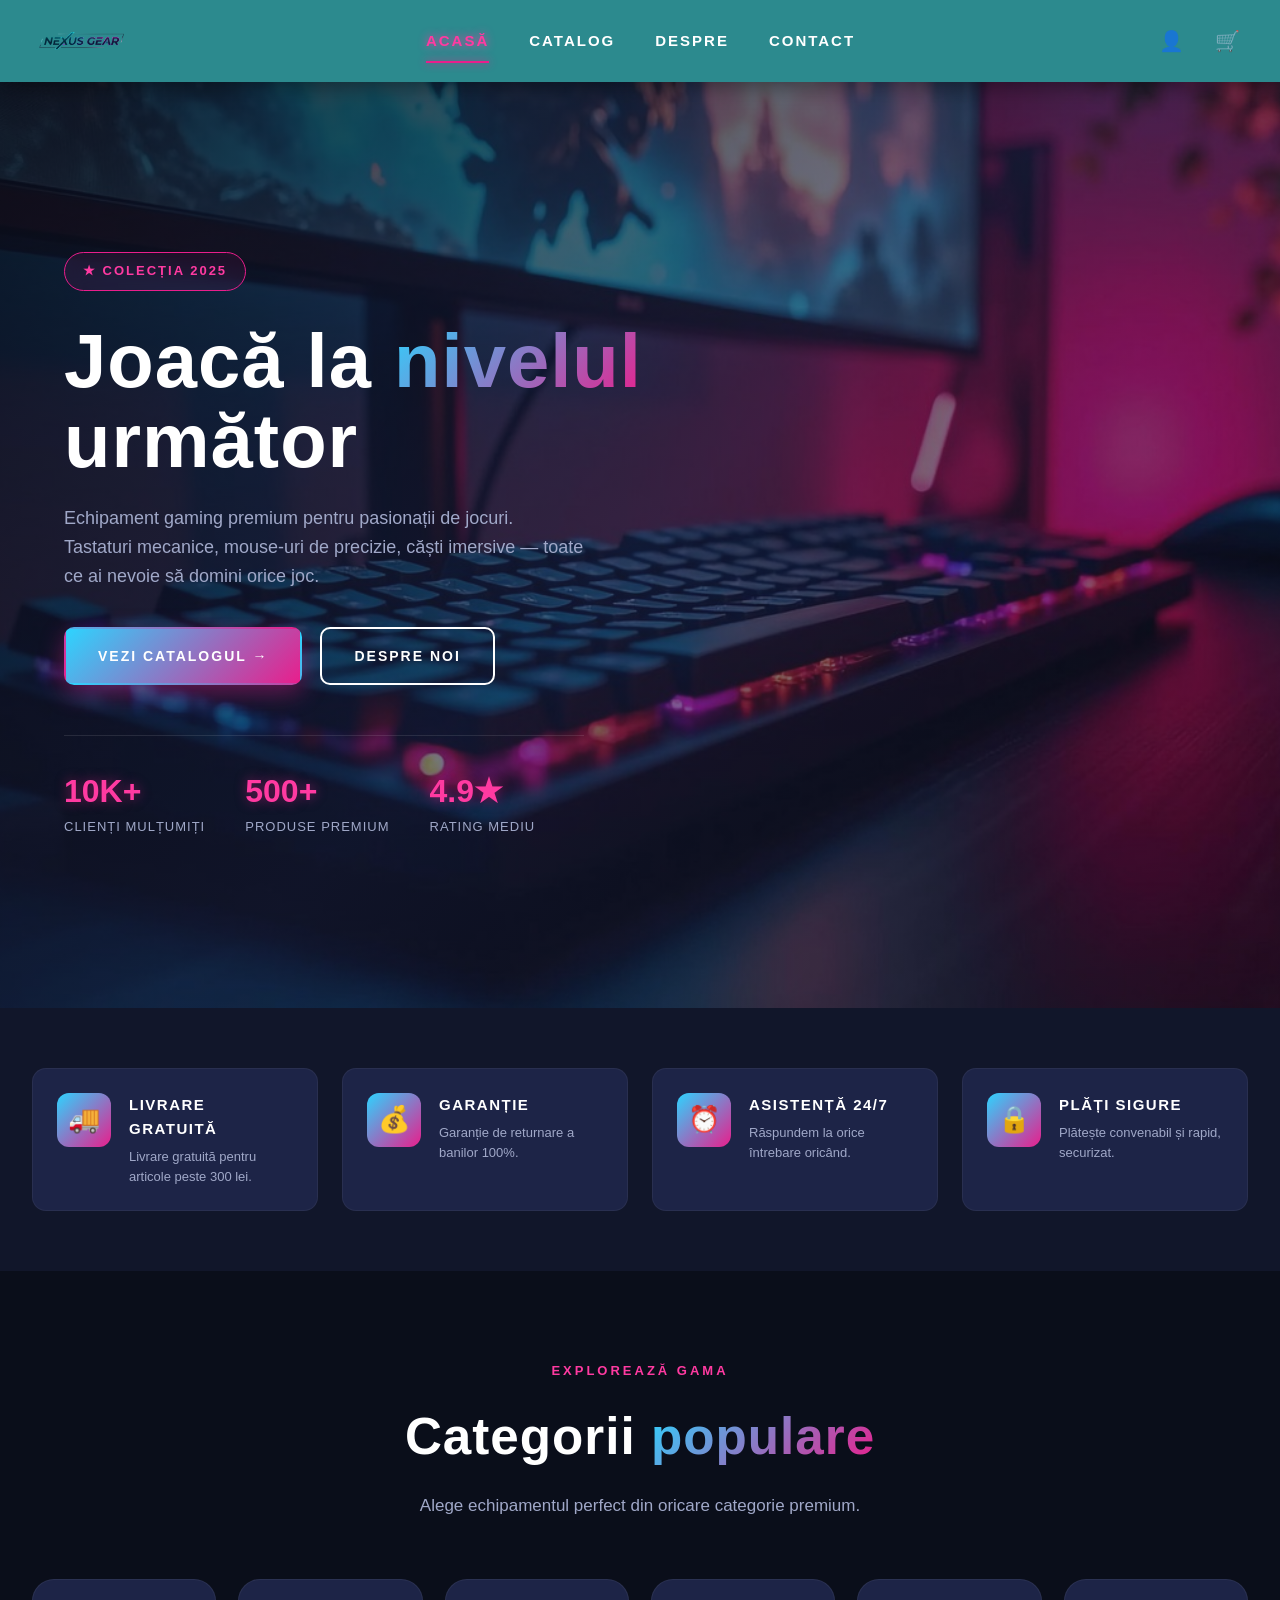
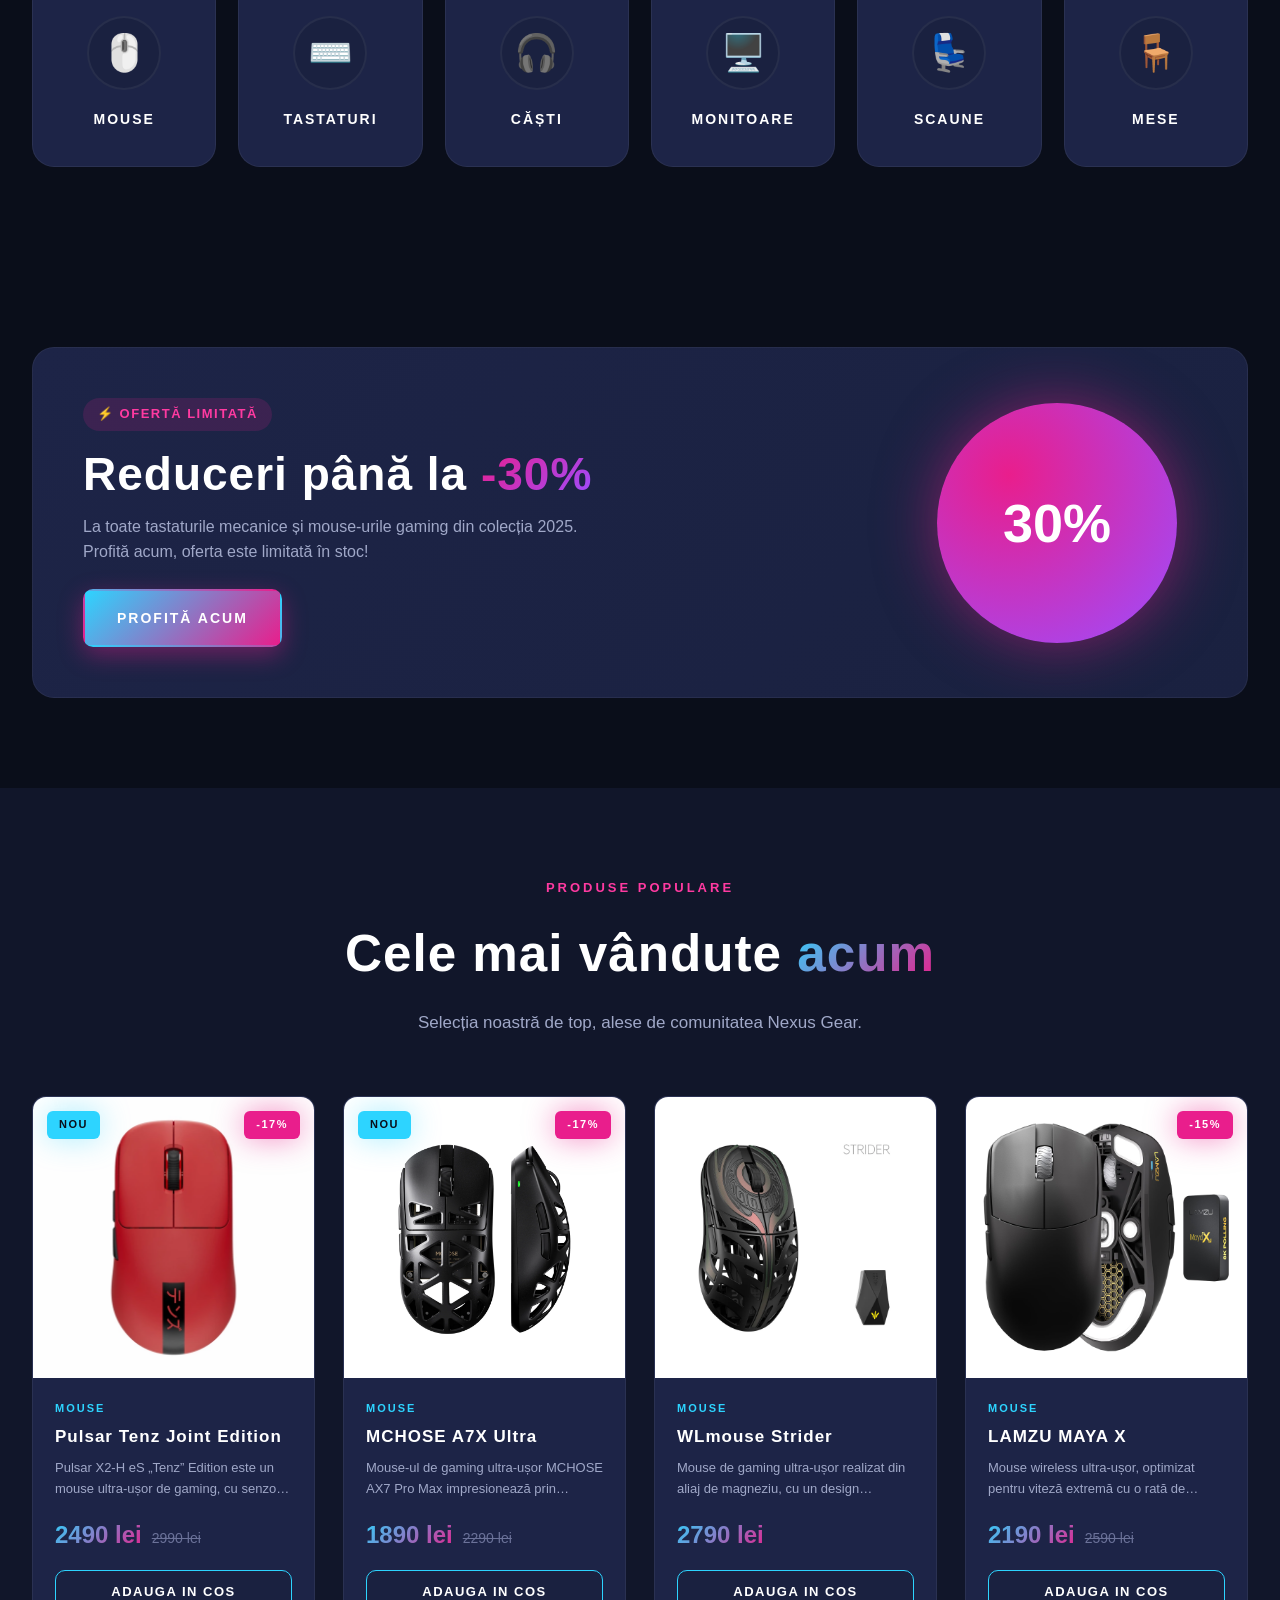
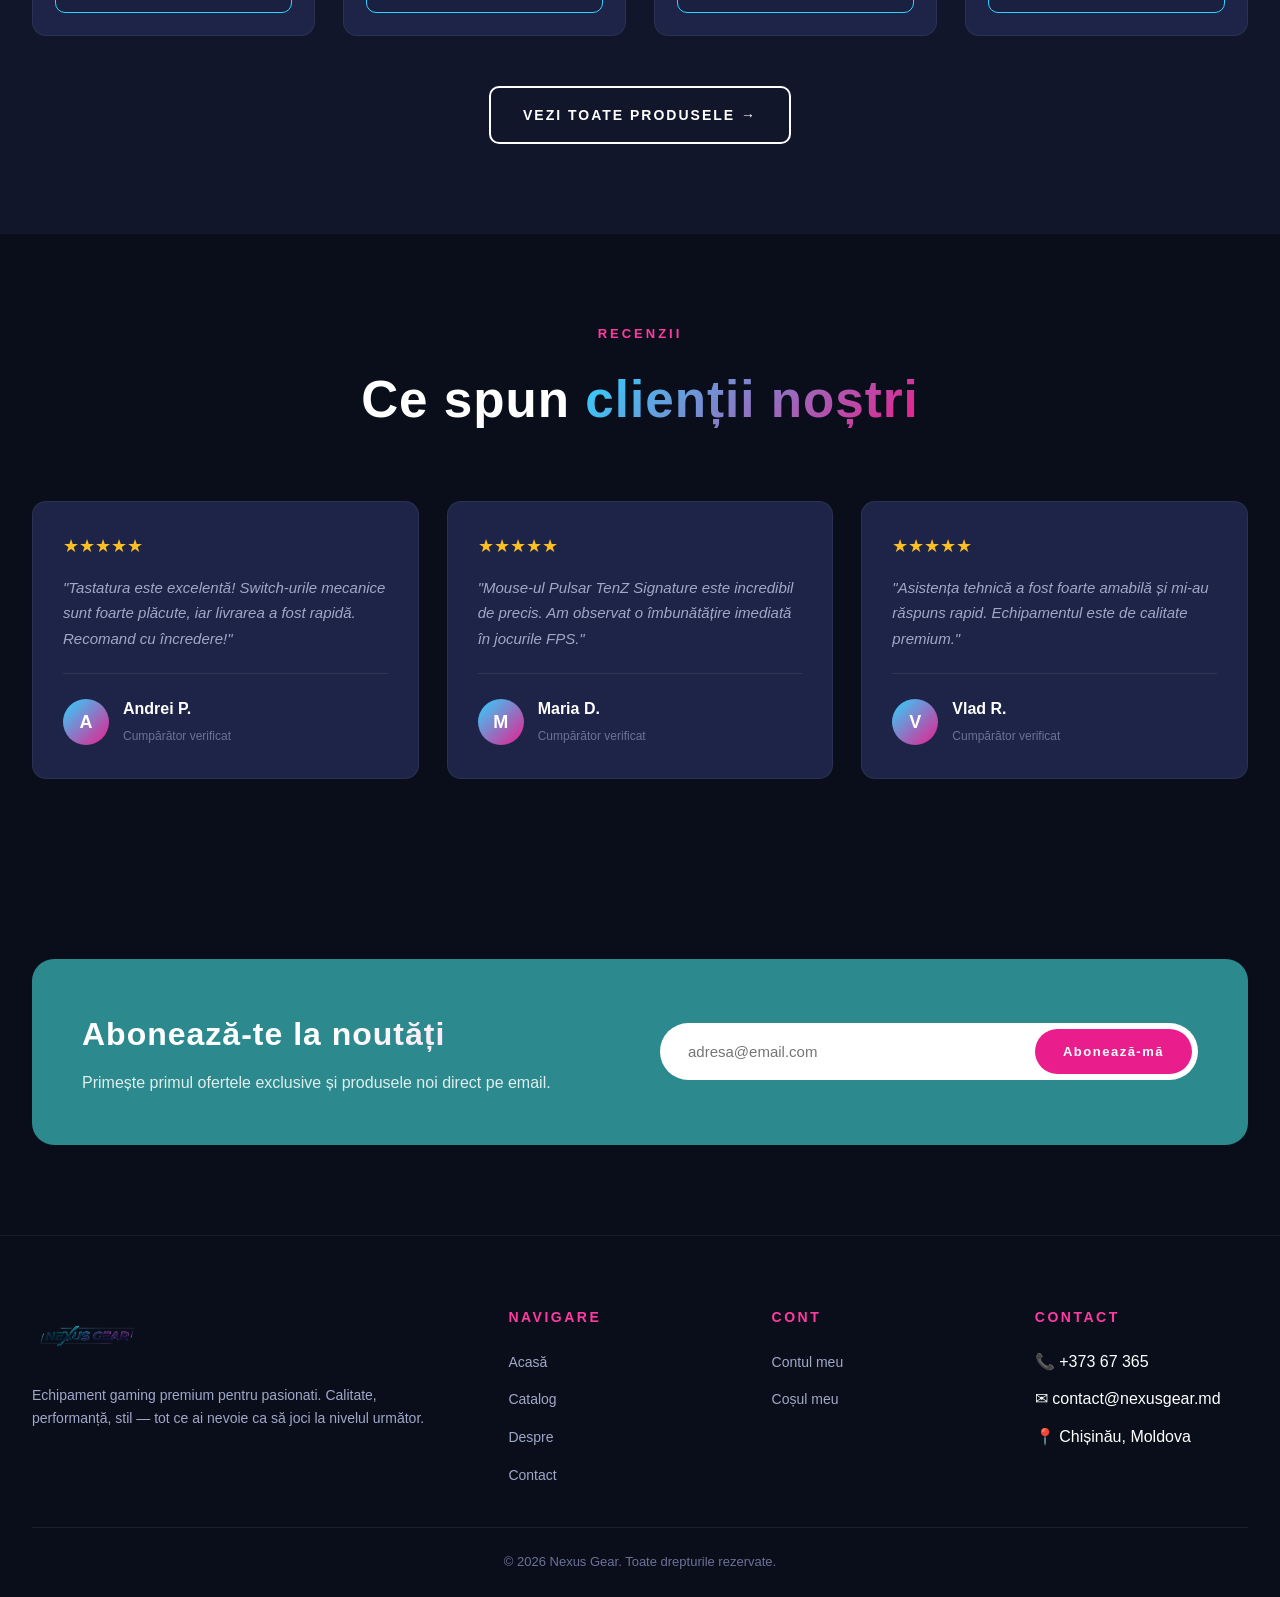
<file: nexus-gear/index.html>
<!DOCTYPE html>
<html lang="ro">
<head>
<meta charset="UTF-8">
<meta name="viewport" content="width=device-width, initial-scale=1.0">
<title>Nexus Gear - Echipament gaming premium</title>
<meta name="description" content="Magazin online de echipament gaming premium: tastaturi mecanice, mouse-uri, căști, monitoare și scaune.">
<link rel="stylesheet" href="style.css">
<link rel="icon" type="image/png" href="images/ui/logo.png">
</head>
<body>

<header class="header">
  <div class="header-inner">
    <a href="index.html" class="logo-wrap">
      <img src="images/ui/logo.png" alt="Nexus Gear">
    </a>
    <nav class="nav">
        <a href="index.html" class="active">Acasă</a>
        <a href="catalog.html" class="">Catalog</a>
        <a href="despre.html" class="">Despre</a>
        <a href="contact.html" class="">Contact</a>
    </nav>
    <div class="header-icons">
      <a href="contul-meu.html" aria-label="Cont">👤</a>
      <a href="cos.html" aria-label="Cos">🛒<span class="cart-count" style="display:none">0</span></a>
      <button class="menu-toggle" aria-label="Meniu">☰</button>
    </div>
  </div>
</header>

<main>

<section class="hero">
  <div class="hero-inner">
    <div class="hero-content">
      <span class="hero-badge">★ Colecția 2025</span>
      <h1>Joacă la <span class="grad">nivelul</span><br>următor</h1>
      <p>Echipament gaming premium pentru pasionații de jocuri. Tastaturi mecanice, mouse-uri de precizie, căști imersive — toate ce ai nevoie să domini orice joc.</p>
      <div class="hero-cta">
        <a href="catalog.html" class="btn btn-primary">Vezi catalogul →</a>
        <a href="despre.html" class="btn btn-outline">Despre noi</a>
      </div>
      <div class="hero-stats">
        <div>
          <div class="stat-num">10K+</div>
          <div class="stat-label">Clienți mulțumiți</div>
        </div>
        <div>
          <div class="stat-num">500+</div>
          <div class="stat-label">Produse premium</div>
        </div>
        <div>
          <div class="stat-num">4.9★</div>
          <div class="stat-label">Rating mediu</div>
        </div>
      </div>
    </div>
  </div>
</section>

<section class="features">
  <div class="features-grid">
    <div class="feature">
      <div class="feature-ico">🚚</div>
      <div><h4>Livrare gratuită</h4><p>Livrare gratuită pentru articole peste 300 lei.</p></div>
    </div>
    <div class="feature">
      <div class="feature-ico">💰</div>
      <div><h4>Garanție</h4><p>Garanție de returnare a banilor 100%.</p></div>
    </div>
    <div class="feature">
      <div class="feature-ico">⏰</div>
      <div><h4>Asistență 24/7</h4><p>Răspundem la orice întrebare oricând.</p></div>
    </div>
    <div class="feature">
      <div class="feature-ico">🔒</div>
      <div><h4>Plăți sigure</h4><p>Plătește convenabil și rapid, securizat.</p></div>
    </div>
  </div>
</section>

<section class="cat-section">
  <div class="container">
    <div class="section-head">
      <div class="section-eyebrow">Explorează gama</div>
      <h2 class="section-title">Categorii <span class="grad">populare</span></h2>
      <p class="section-subtitle">Alege echipamentul perfect din oricare categorie premium.</p>
    </div>
    <div class="cat-grid">
      <a href="catalog.html?cat=mouse" class="cat-card"><div class="cat-ico">🖱️</div><h3>Mouse</h3></a>
      <a href="catalog.html?cat=tastatura" class="cat-card"><div class="cat-ico">⌨️</div><h3>Tastaturi</h3></a>
      <a href="catalog.html?cat=casti" class="cat-card"><div class="cat-ico">🎧</div><h3>Căști</h3></a>
      <a href="catalog.html?cat=monitoare" class="cat-card"><div class="cat-ico">🖥️</div><h3>Monitoare</h3></a>
      <a href="catalog.html?cat=scaune" class="cat-card"><div class="cat-ico">💺</div><h3>Scaune</h3></a>
      <a href="catalog.html?cat=mese" class="cat-card"><div class="cat-ico">🪑</div><h3>Mese</h3></a>
    </div>
  </div>
</section>

<section>
  <div class="container">
    <div class="offer">
      <div>
        <span class="offer-eyebrow">⚡ Ofertă limitată</span>
        <h2>Reduceri până la <span class="pct">-30%</span></h2>
        <p>La toate tastaturile mecanice și mouse-urile gaming din colecția 2025. Profită acum, oferta este limitată în stoc!</p>
        <a href="catalog.html" class="btn btn-primary">Profită acum</a>
      </div>
      <div class="offer-circle">30%</div>
    </div>
  </div>
</section>

<section class="products-section">
  <div class="container">
    <div class="section-head">
      <div class="section-eyebrow">Produse populare</div>
      <h2 class="section-title">Cele mai vândute <span class="grad">acum</span></h2>
      <p class="section-subtitle">Selecția noastră de top, alese de comunitatea Nexus Gear.</p>
    </div>
    <div id="products-grid" class="products-grid"></div>
    <div style="text-align:center;margin-top:50px">
      <a href="catalog.html" class="btn btn-outline">Vezi toate produsele →</a>
    </div>
  </div>
</section>

<section class="testimonials-section">
  <div class="container">
    <div class="section-head">
      <div class="section-eyebrow">Recenzii</div>
      <h2 class="section-title">Ce spun <span class="grad">clienții noștri</span></h2>
    </div>
    <div class="testimonials">
      <div class="testimonial">
        <div class="stars">★★★★★</div>
        <p class="quote">"Tastatura este excelentă! Switch-urile mecanice sunt foarte plăcute, iar livrarea a fost rapidă. Recomand cu încredere!"</p>
        <div class="author"><div class="avatar">A</div><div class="author-info"><strong>Andrei P.</strong><span>Cumpărător verificat</span></div></div>
      </div>
      <div class="testimonial">
        <div class="stars">★★★★★</div>
        <p class="quote">"Mouse-ul Pulsar TenZ Signature este incredibil de precis. Am observat o îmbunătățire imediată în jocurile FPS."</p>
        <div class="author"><div class="avatar">M</div><div class="author-info"><strong>Maria D.</strong><span>Cumpărător verificat</span></div></div>
      </div>
      <div class="testimonial">
        <div class="stars">★★★★★</div>
        <p class="quote">"Asistența tehnică a fost foarte amabilă și mi-au răspuns rapid. Echipamentul este de calitate premium."</p>
        <div class="author"><div class="avatar">V</div><div class="author-info"><strong>Vlad R.</strong><span>Cumpărător verificat</span></div></div>
      </div>
    </div>
  </div>
</section>

<section>
  <div class="container">
    <div class="newsletter">
      <div>
        <h2>Abonează-te la <span class="grad" style="background:linear-gradient(135deg,#fff,#fce7f3);-webkit-background-clip:text;background-clip:text;color:transparent">noutăți</span></h2>
        <p>Primește primul ofertele exclusive și produsele noi direct pe email.</p>
      </div>
      <form id="newsletter-form" class="newsletter-form">
        <input type="email" placeholder="adresa@email.com" required>
        <button type="submit">Abonează-mă</button>
      </form>
    </div>
  </div>
</section>

<script>
  document.addEventListener('DOMContentLoaded', () => renderProducts('products-grid', null, 4));
</script>
</main>

<footer class="footer">
  <div class="footer-inner">
    <div class="footer-brand">
      <img src="images/ui/logo.png" alt="Nexus Gear">
      <p>Echipament gaming premium pentru pasionati. Calitate, performanță, stil — tot ce ai nevoie ca să joci la nivelul următor.</p>
    </div>
    <div>
      <h4>Navigare</h4>
      <ul>
        <li><a href="index.html">Acasă</a></li>
        <li><a href="catalog.html">Catalog</a></li>
        <li><a href="despre.html">Despre</a></li>
        <li><a href="contact.html">Contact</a></li>
      </ul>
    </div>
    <div>
      <h4>Cont</h4>
      <ul>
        <li><a href="contul-meu.html">Contul meu</a></li>
        <li><a href="cos.html">Coșul meu</a></li>
      </ul>
    </div>
    <div>
      <h4>Contact</h4>
      <ul>
        <li>📞 +373 67 365</li>
        <li>✉ contact@nexusgear.md</li>
        <li>📍 Chișinău, Moldova</li>
      </ul>
    </div>
  </div>
  <div class="footer-bottom">
    © 2026 Nexus Gear. Toate drepturile rezervate.
  </div>
</footer>

<script src="products.js"></script>
<script src="script.js"></script>
</body>
</html>
</file>
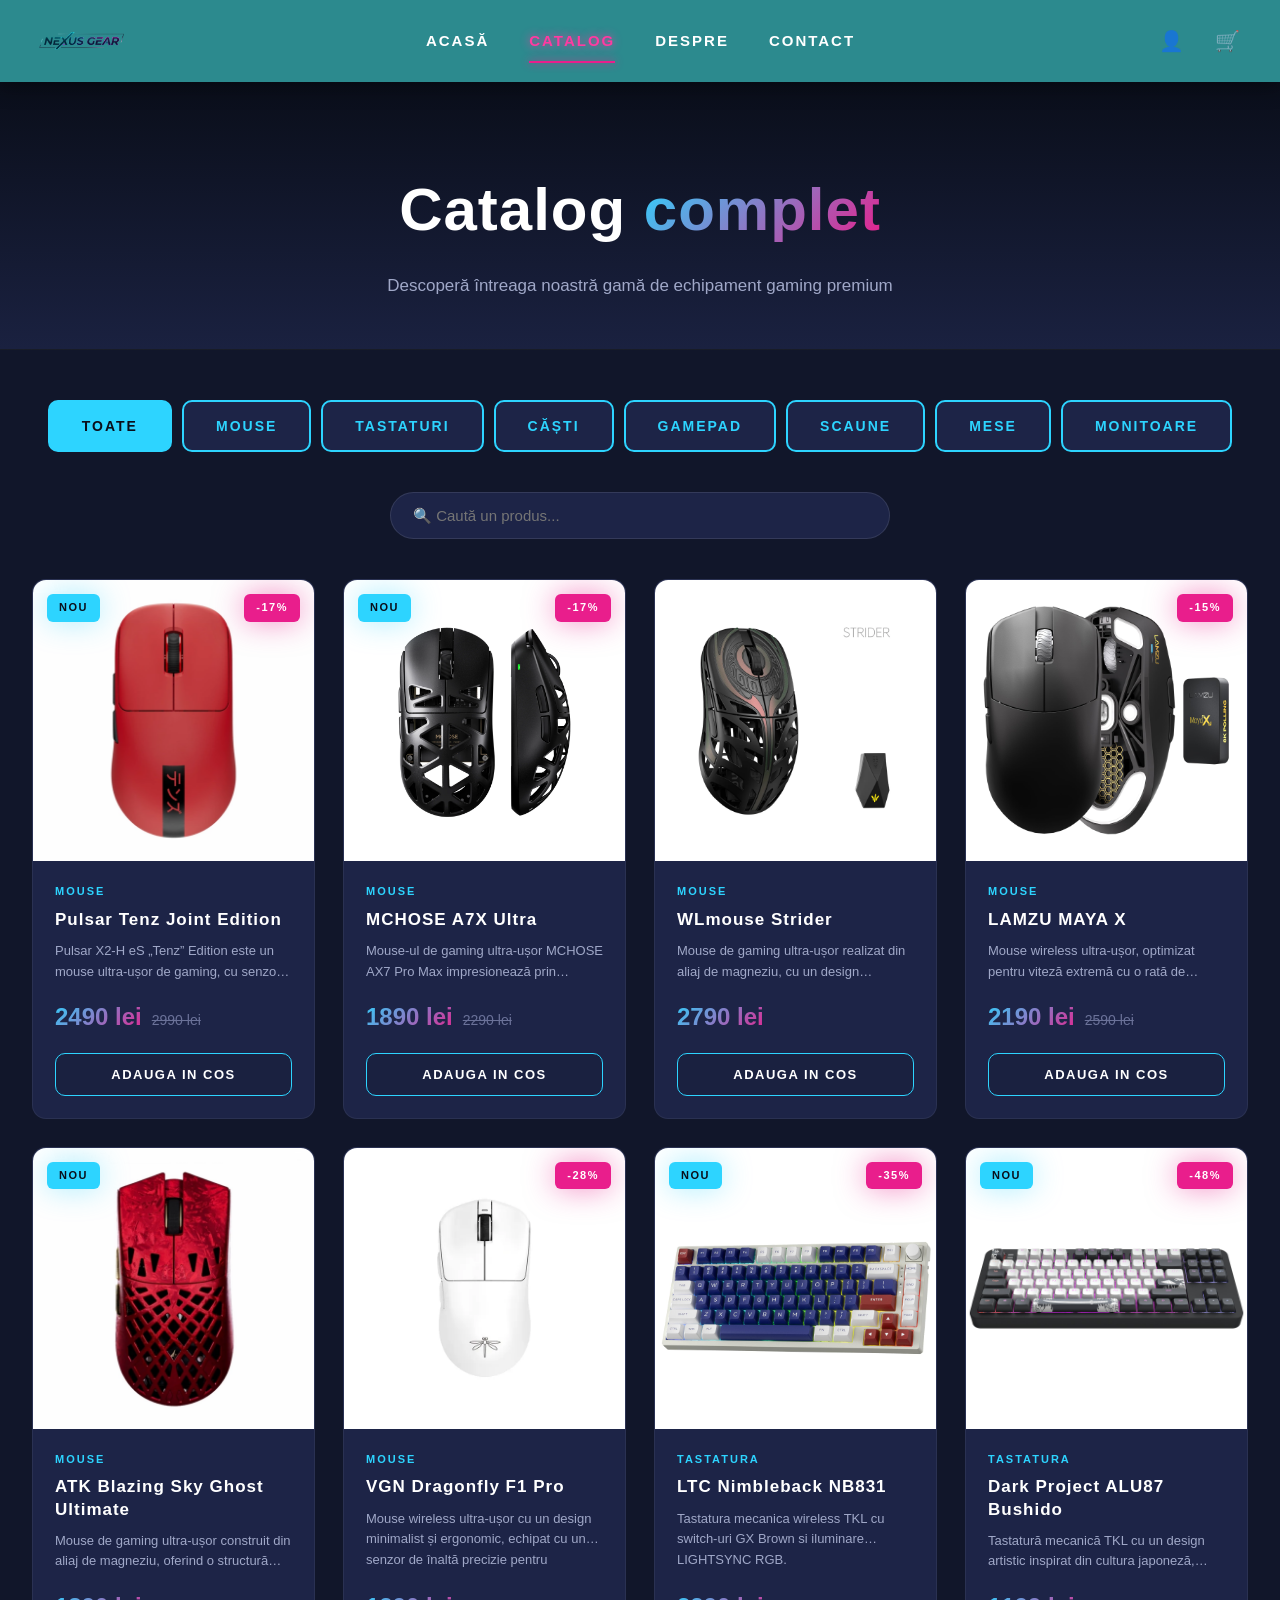
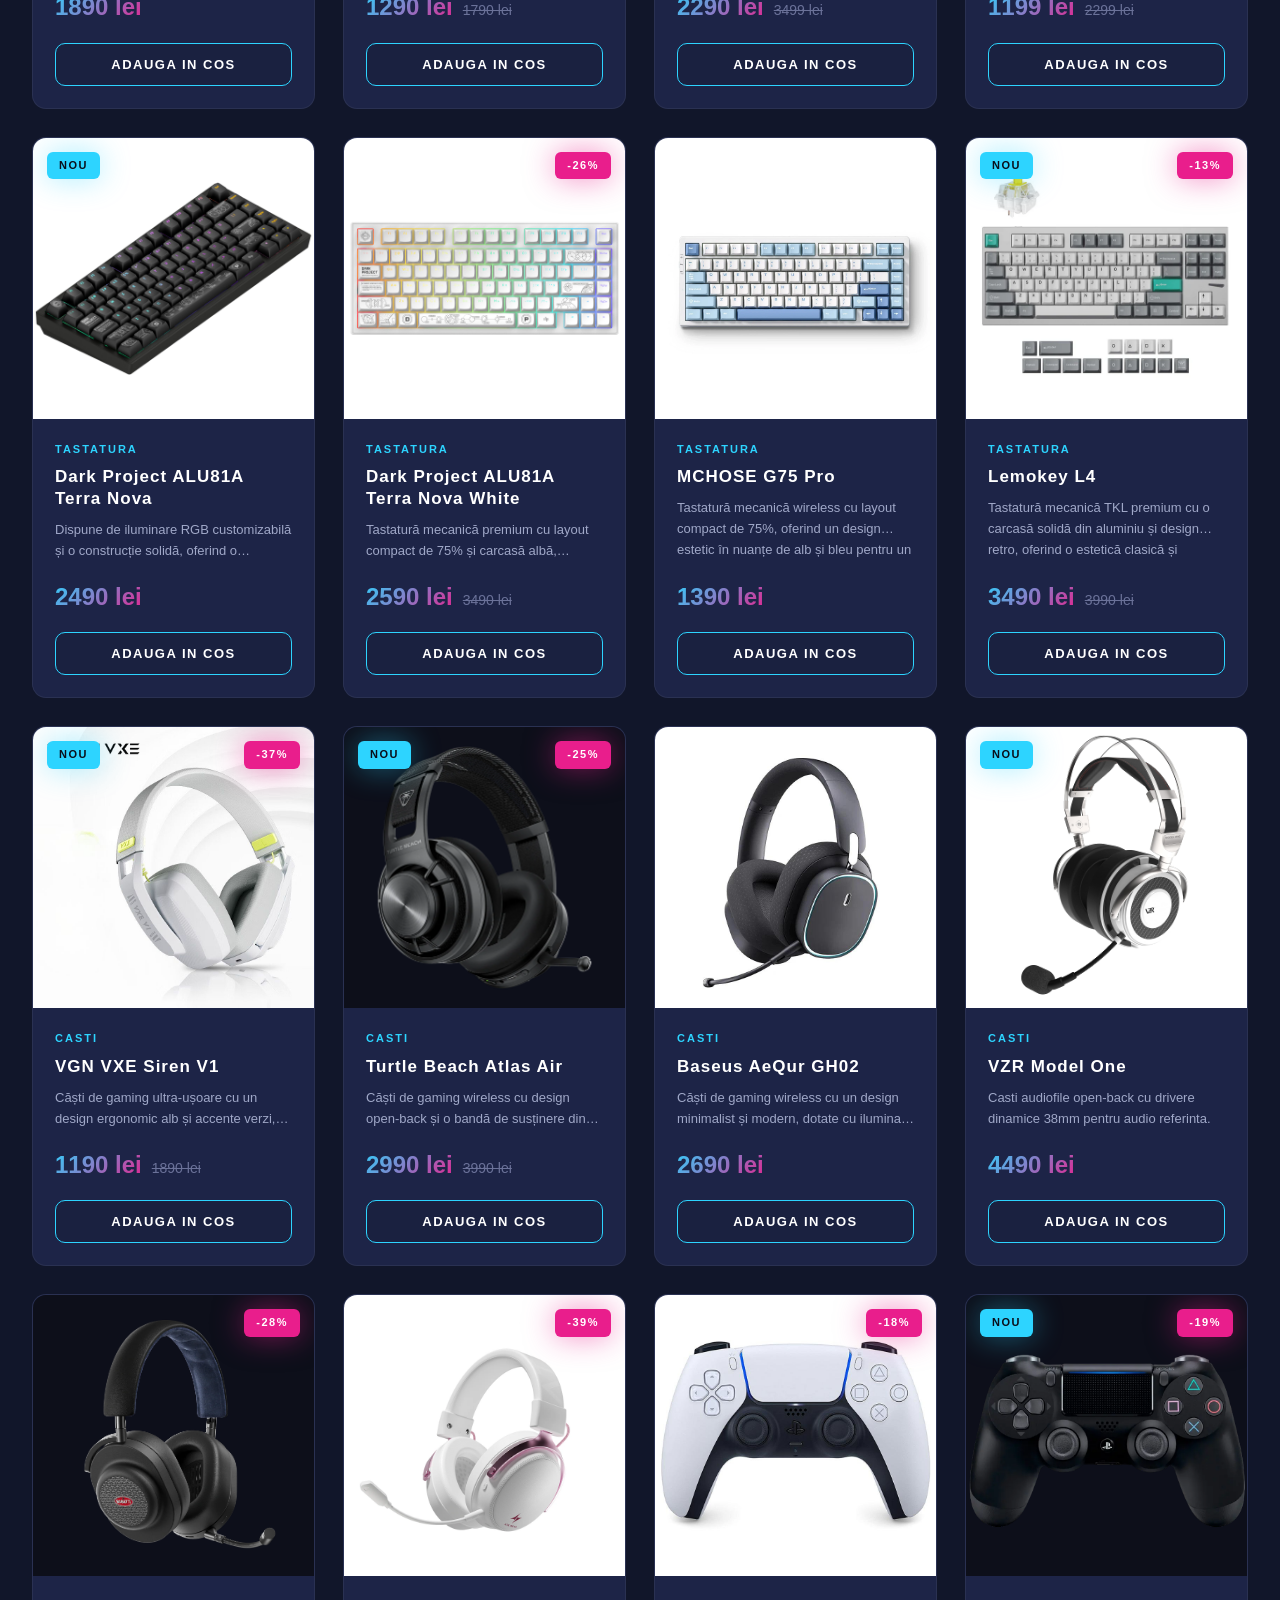
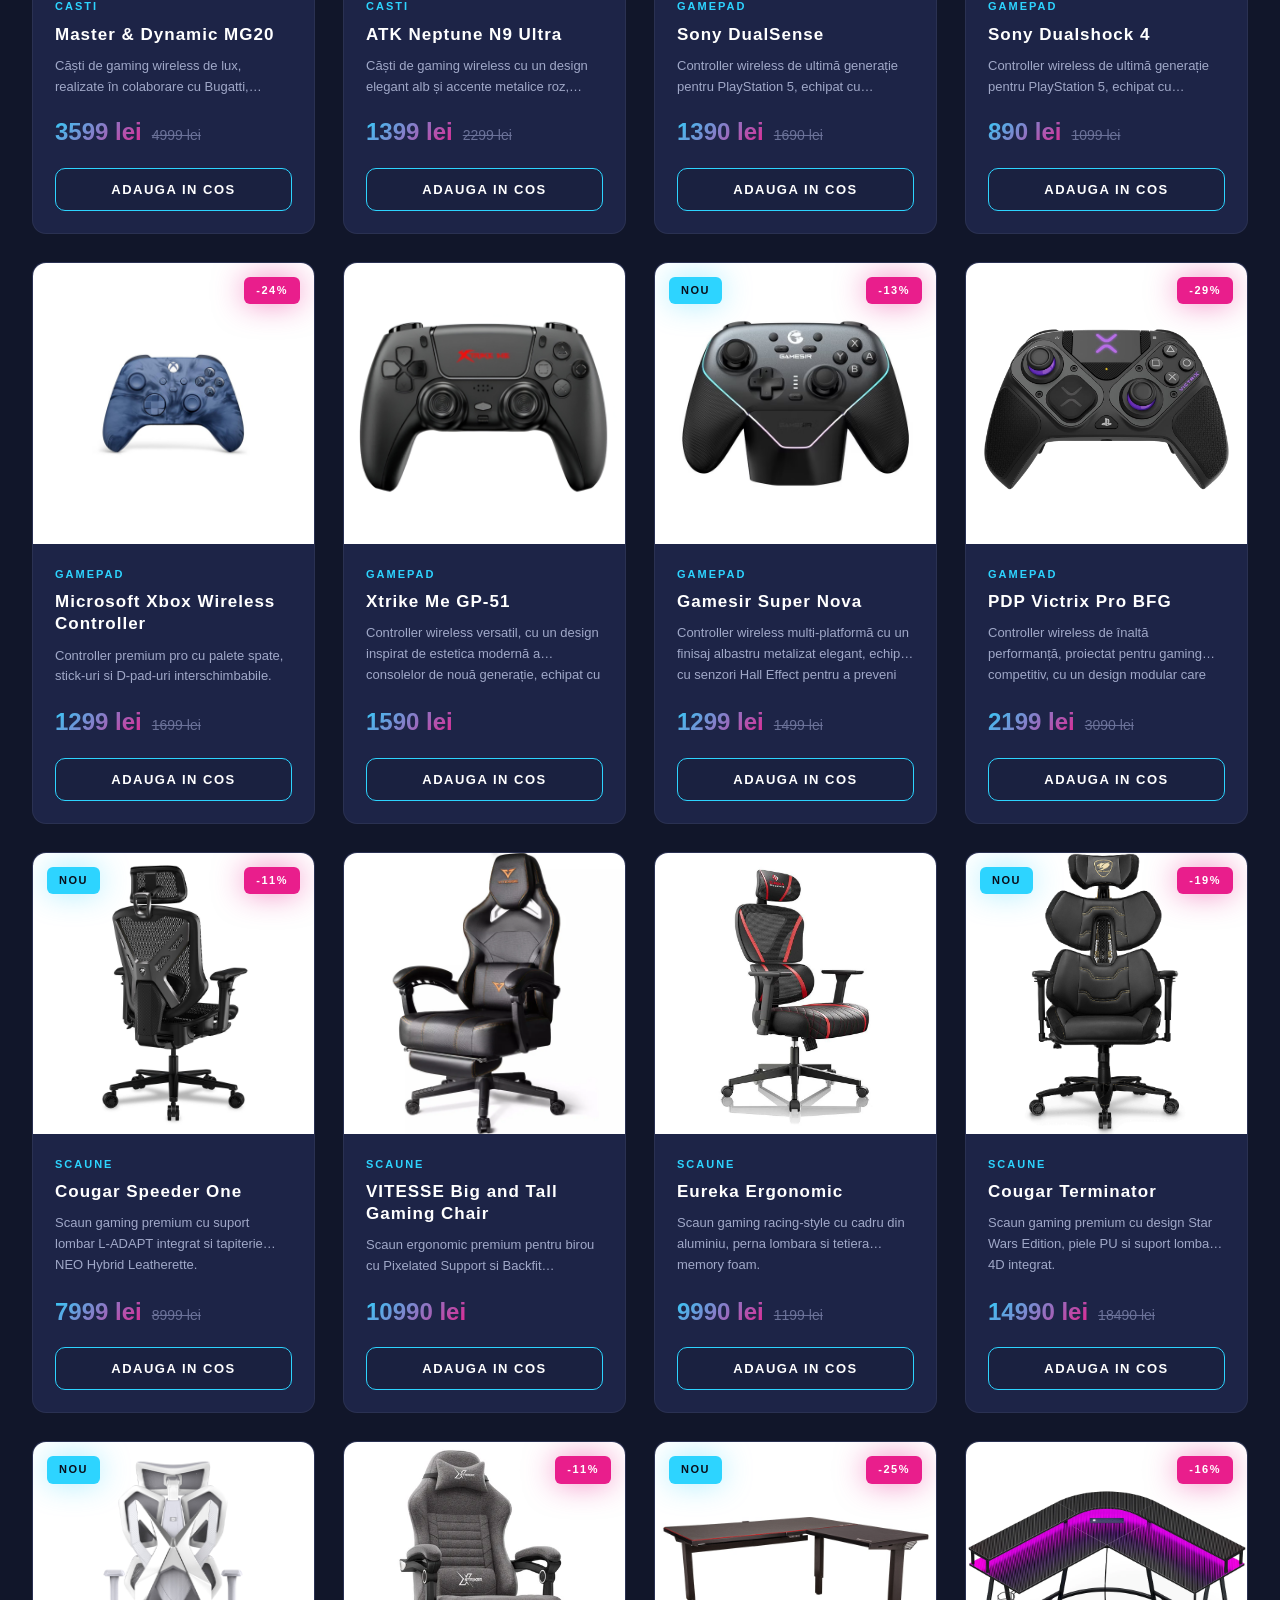
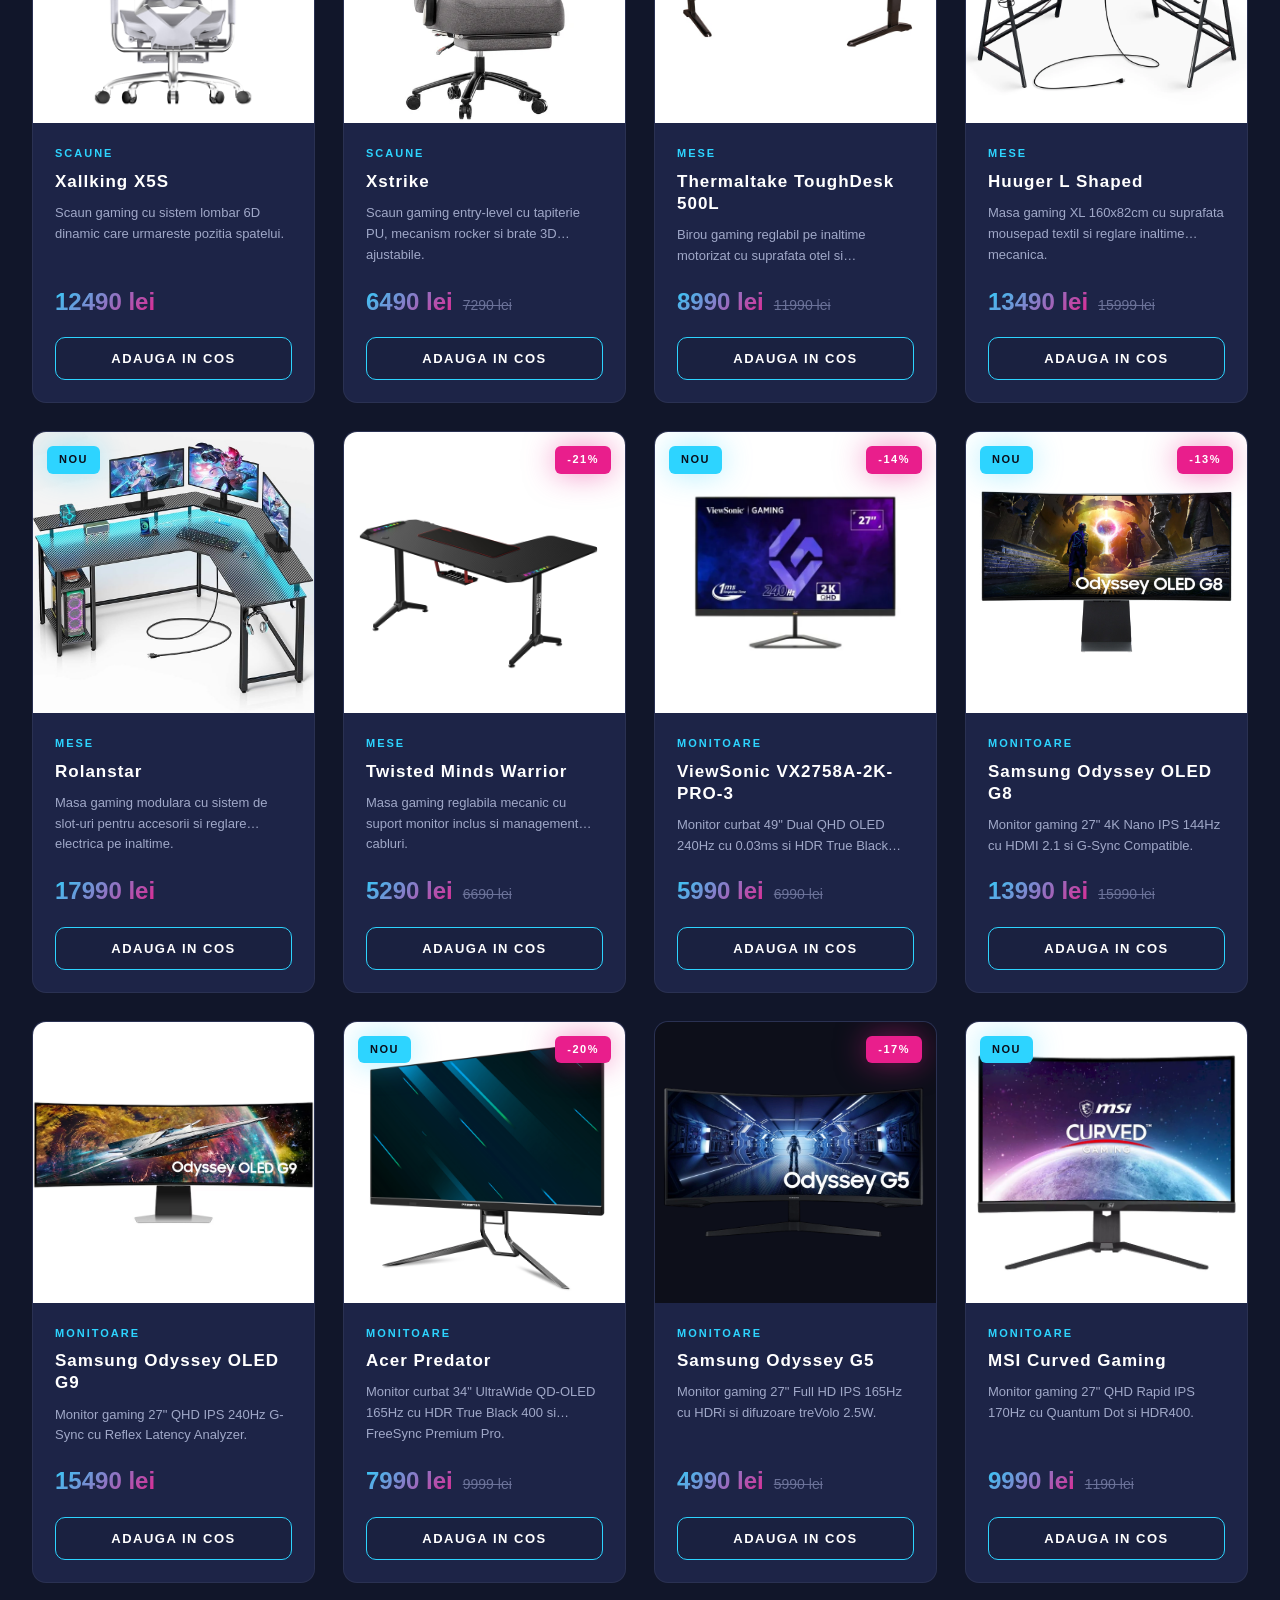
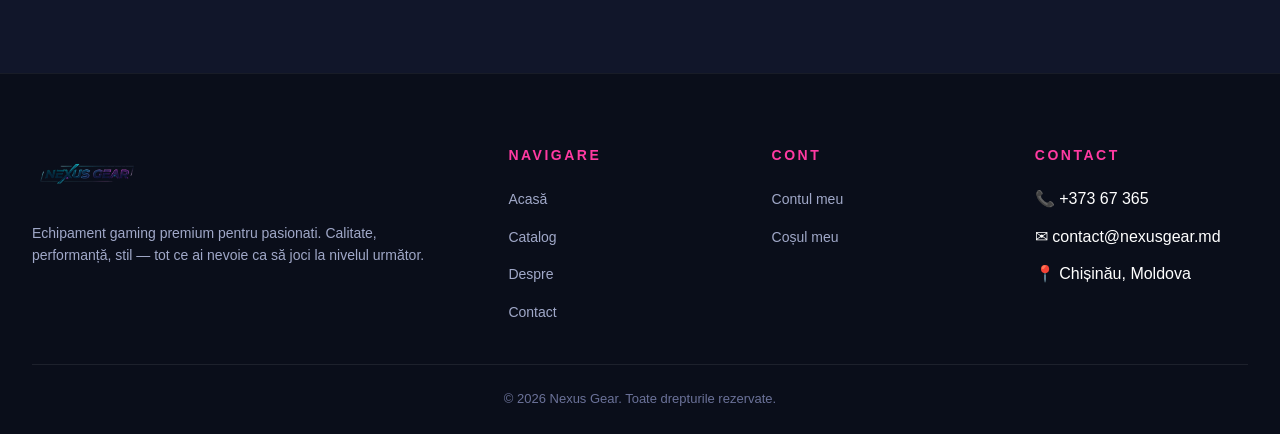
<file: nexus-gear/catalog.html>
<!DOCTYPE html>
<html lang="ro">
<head>
<meta charset="UTF-8">
<meta name="viewport" content="width=device-width, initial-scale=1.0">
<title>Catalog - Nexus Gear</title>
<meta name="description" content="Catalog complet de echipament gaming premium. Mouse, tastaturi, căști, monitoare și multe altele.">
<link rel="stylesheet" href="style.css">
<link rel="icon" type="image/png" href="images/ui/logo.png">
</head>
<body>

<header class="header">
  <div class="header-inner">
    <a href="index.html" class="logo-wrap">
      <img src="images/ui/logo.png" alt="Nexus Gear">
    </a>
    <nav class="nav">
        <a href="index.html" class="">Acasă</a>
        <a href="catalog.html" class="active">Catalog</a>
        <a href="despre.html" class="">Despre</a>
        <a href="contact.html" class="">Contact</a>
    </nav>
    <div class="header-icons">
      <a href="contul-meu.html" aria-label="Cont">👤</a>
      <a href="cos.html" aria-label="Cos">🛒<span class="cart-count" style="display:none">0</span></a>
      <button class="menu-toggle" aria-label="Meniu">☰</button>
    </div>
  </div>
</header>

<main>

<section class="page-hero">
  <h1>Catalog <span class="grad">complet</span></h1>
  <p>Descoperă întreaga noastră gamă de echipament gaming premium</p>
</section>
<section class="products-section" style="padding-top:50px">
  <div class="container">
    <div style="display:flex;flex-wrap:wrap;gap:10px;margin-bottom:40px;justify-content:center">
      <button class="btn btn-secondary cat-filter" data-cat="">Toate</button>
      <button class="btn btn-secondary cat-filter" data-cat="mouse">Mouse</button>
      <button class="btn btn-secondary cat-filter" data-cat="tastatura">Tastaturi</button>
      <button class="btn btn-secondary cat-filter" data-cat="casti">Căști</button>
      <button class="btn btn-secondary cat-filter" data-cat="gamepad">Gamepad</button>
      <button class="btn btn-secondary cat-filter" data-cat="scaune">Scaune</button>
      <button class="btn btn-secondary cat-filter" data-cat="mese">Mese</button>
      <button class="btn btn-secondary cat-filter" data-cat="monitoare">Monitoare</button>
    </div>
    <div style="max-width:500px;margin:0 auto 40px">
      <input type="text" class="search-input" placeholder="🔍 Caută un produs..." style="width:100%;padding:14px 22px;background:var(--bg-card);border:1px solid rgba(255,255,255,0.1);border-radius:30px;color:white;font-size:15px;outline:none;font-family:inherit">
    </div>
    <div id="products-grid" class="products-grid"></div>
  </div>
</section>
<script>
  const params = new URLSearchParams(window.location.search);
  const initCat = params.get('cat') || '';
  document.addEventListener('DOMContentLoaded', () => {
    renderProducts('products-grid', initCat || null);
    document.querySelectorAll('.cat-filter').forEach(btn => {
      if(btn.dataset.cat === initCat) btn.style.background = 'var(--cyan)', btn.style.color = 'var(--bg-darkest)';
      btn.addEventListener('click', () => {
        document.querySelectorAll('.cat-filter').forEach(b => {b.style.background='';b.style.color=''});
        btn.style.background = 'var(--cyan)';
        btn.style.color = 'var(--bg-darkest)';
        renderProducts('products-grid', btn.dataset.cat || null);
      });
    });
  });
</script>
</main>

<footer class="footer">
  <div class="footer-inner">
    <div class="footer-brand">
      <img src="images/ui/logo.png" alt="Nexus Gear">
      <p>Echipament gaming premium pentru pasionati. Calitate, performanță, stil — tot ce ai nevoie ca să joci la nivelul următor.</p>
    </div>
    <div>
      <h4>Navigare</h4>
      <ul>
        <li><a href="index.html">Acasă</a></li>
        <li><a href="catalog.html">Catalog</a></li>
        <li><a href="despre.html">Despre</a></li>
        <li><a href="contact.html">Contact</a></li>
      </ul>
    </div>
    <div>
      <h4>Cont</h4>
      <ul>
        <li><a href="contul-meu.html">Contul meu</a></li>
        <li><a href="cos.html">Coșul meu</a></li>
      </ul>
    </div>
    <div>
      <h4>Contact</h4>
      <ul>
        <li>📞 +373 67 365</li>
        <li>✉ contact@nexusgear.md</li>
        <li>📍 Chișinău, Moldova</li>
      </ul>
    </div>
  </div>
  <div class="footer-bottom">
    © 2026 Nexus Gear. Toate drepturile rezervate.
  </div>
</footer>

<script src="products.js"></script>
<script src="script.js"></script>
</body>
</html>
</file>
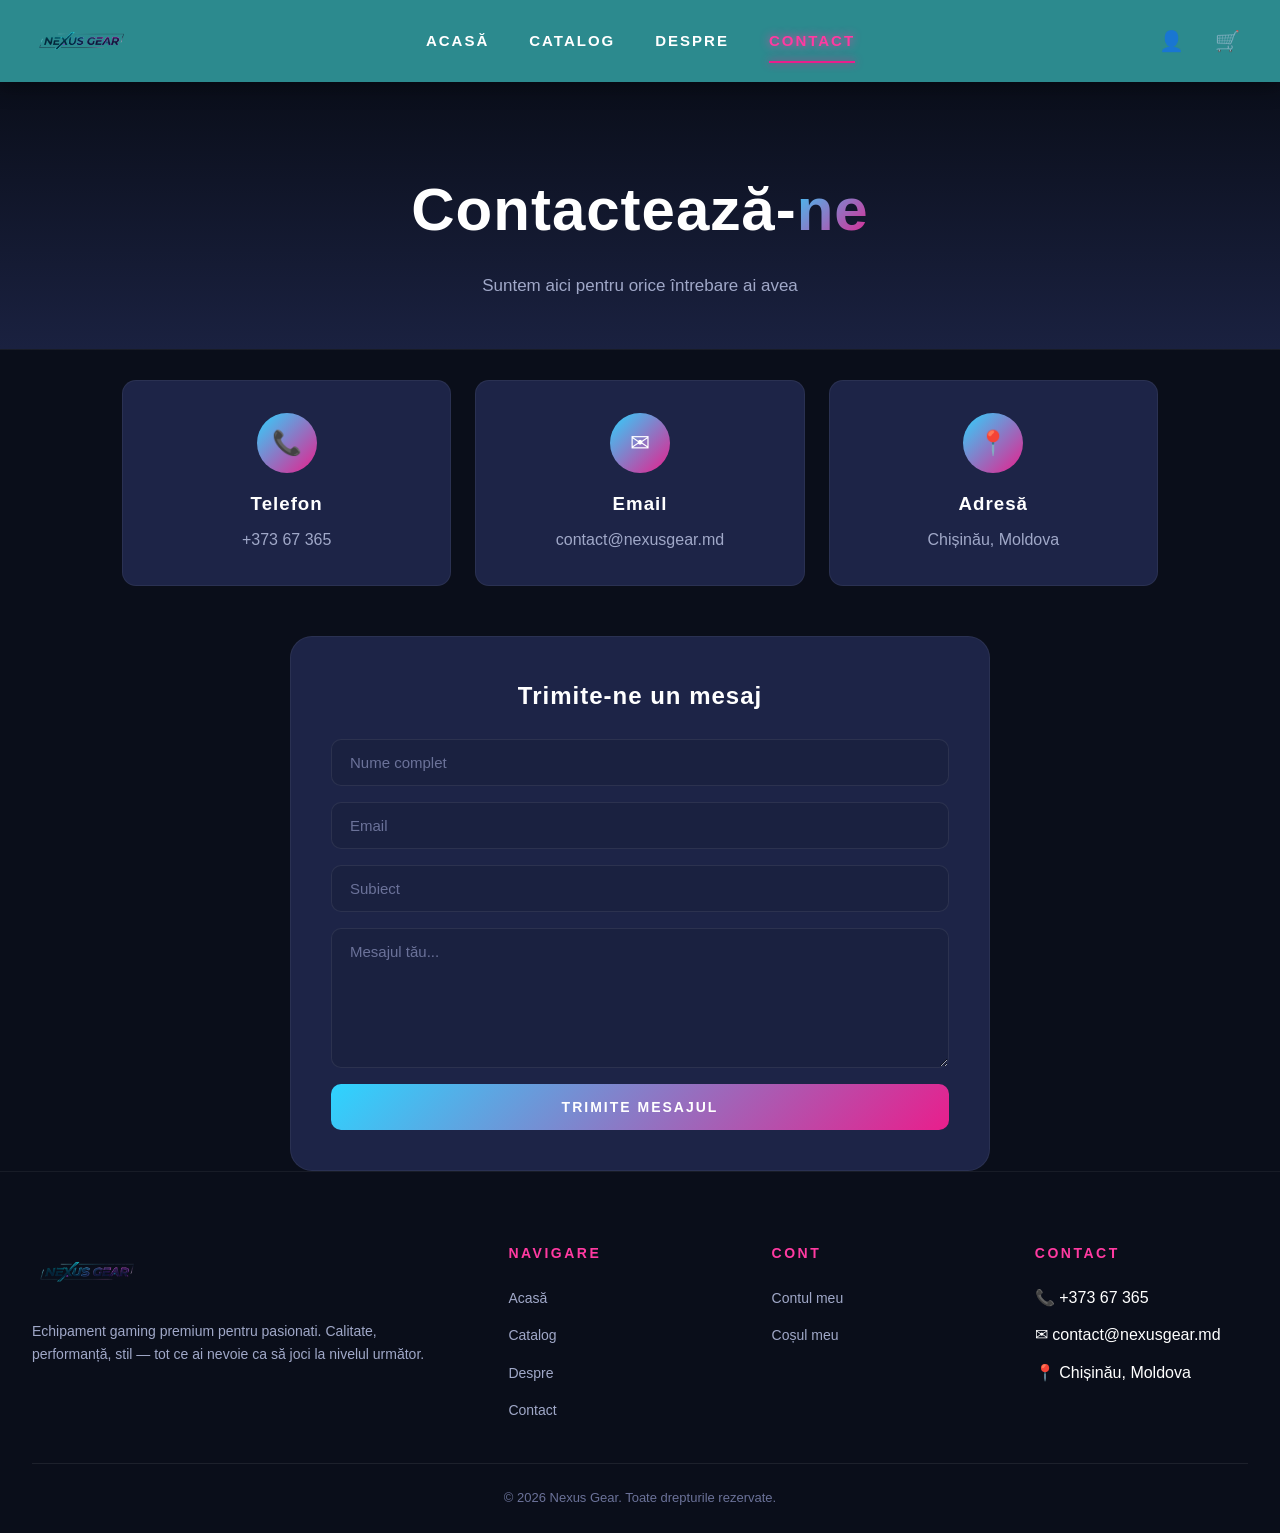
<file: nexus-gear/contact.html>
<!DOCTYPE html>
<html lang="ro">
<head>
<meta charset="UTF-8">
<meta name="viewport" content="width=device-width, initial-scale=1.0">
<title>Contact - Nexus Gear</title>
<meta name="description" content="Contactează echipa Nexus Gear pentru orice întrebare sau suport.">
<link rel="stylesheet" href="style.css">
<link rel="icon" type="image/png" href="images/ui/logo.png">
</head>
<body>

<header class="header">
  <div class="header-inner">
    <a href="index.html" class="logo-wrap">
      <img src="images/ui/logo.png" alt="Nexus Gear">
    </a>
    <nav class="nav">
        <a href="index.html" class="">Acasă</a>
        <a href="catalog.html" class="">Catalog</a>
        <a href="despre.html" class="">Despre</a>
        <a href="contact.html" class="active">Contact</a>
    </nav>
    <div class="header-icons">
      <a href="contul-meu.html" aria-label="Cont">👤</a>
      <a href="cos.html" aria-label="Cos">🛒<span class="cart-count" style="display:none">0</span></a>
      <button class="menu-toggle" aria-label="Meniu">☰</button>
    </div>
  </div>
</header>

<main>

<section class="page-hero">
  <h1>Contactează-<span class="grad">ne</span></h1>
  <p>Suntem aici pentru orice întrebare ai avea</p>
</section>
<section style="padding:30px 0 0">
  <div class="contact-grid">
    <div class="contact-card"><div class="ico">📞</div><h3>Telefon</h3><p>+373 67 365</p></div>
    <div class="contact-card"><div class="ico">✉</div><h3>Email</h3><p>contact@nexusgear.md</p></div>
    <div class="contact-card"><div class="ico">📍</div><h3>Adresă</h3><p>Chișinău, Moldova</p></div>
  </div>
  <div class="form-wrap">
    <h2>Trimite-ne un mesaj</h2>
    <form id="contact-form" class="contact-form">
      <input type="text" placeholder="Nume complet" required>
      <input type="email" placeholder="Email" required>
      <input type="text" placeholder="Subiect">
      <textarea placeholder="Mesajul tău..." required></textarea>
      <button type="submit">Trimite mesajul</button>
    </form>
  </div>
</section>
</main>

<footer class="footer">
  <div class="footer-inner">
    <div class="footer-brand">
      <img src="images/ui/logo.png" alt="Nexus Gear">
      <p>Echipament gaming premium pentru pasionati. Calitate, performanță, stil — tot ce ai nevoie ca să joci la nivelul următor.</p>
    </div>
    <div>
      <h4>Navigare</h4>
      <ul>
        <li><a href="index.html">Acasă</a></li>
        <li><a href="catalog.html">Catalog</a></li>
        <li><a href="despre.html">Despre</a></li>
        <li><a href="contact.html">Contact</a></li>
      </ul>
    </div>
    <div>
      <h4>Cont</h4>
      <ul>
        <li><a href="contul-meu.html">Contul meu</a></li>
        <li><a href="cos.html">Coșul meu</a></li>
      </ul>
    </div>
    <div>
      <h4>Contact</h4>
      <ul>
        <li>📞 +373 67 365</li>
        <li>✉ contact@nexusgear.md</li>
        <li>📍 Chișinău, Moldova</li>
      </ul>
    </div>
  </div>
  <div class="footer-bottom">
    © 2026 Nexus Gear. Toate drepturile rezervate.
  </div>
</footer>

<script src="products.js"></script>
<script src="script.js"></script>
</body>
</html>
</file>
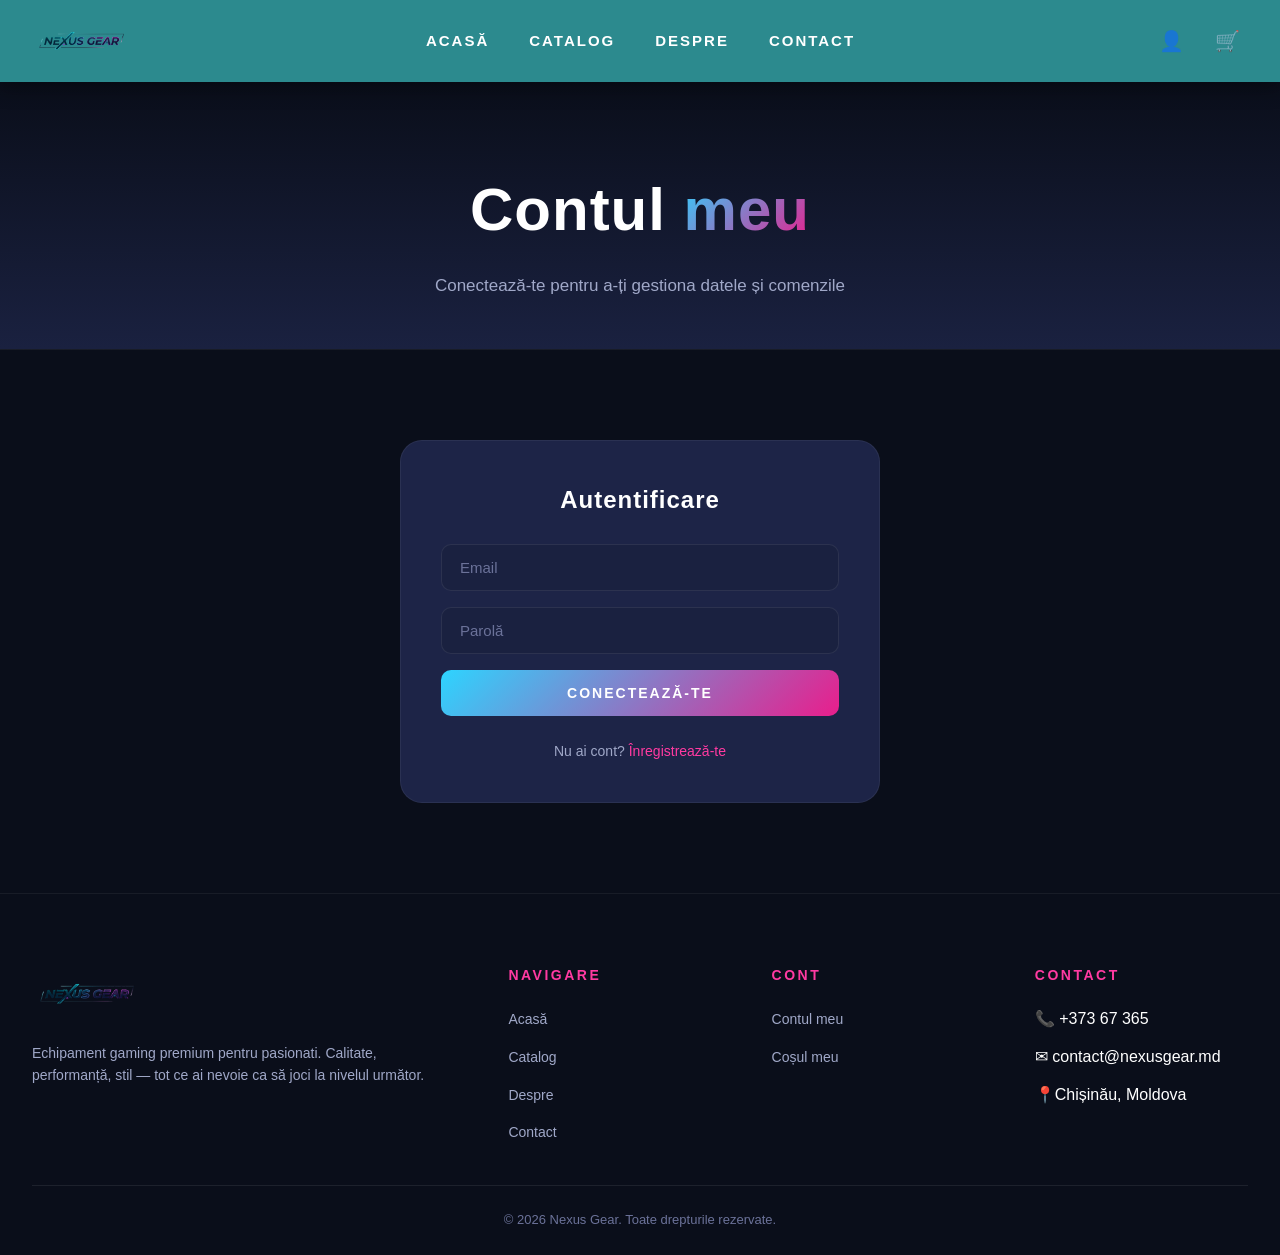
<file: nexus-gear/contul-meu.html>
<!DOCTYPE html>
<html lang="ro">
<head>
<meta charset="UTF-8">
<meta name="viewport" content="width=device-width, initial-scale=1.0">
<title>Cont - Nexus Gear</title>
<meta name="description" content="Conectează-te la contul tău Nexus Gear.">
<link rel="stylesheet" href="style.css">
<link rel="icon" type="image/png" href="images/ui/logo.png">
</head>
<body>

<header class="header">
  <div class="header-inner">
    <a href="index.html" class="logo-wrap">
      <img src="images/ui/logo.png" alt="Nexus Gear">
    </a>
    <nav class="nav">
        <a href="index.html" class="">Acasă</a>
        <a href="catalog.html" class="">Catalog</a>
        <a href="despre.html" class="">Despre</a>
        <a href="contact.html" class="">Contact</a>
    </nav>
    <div class="header-icons">
      <a href="contul-meu.html" aria-label="Cont">👤</a>
      <a href="cos.html" aria-label="Cos">🛒<span class="cart-count" style="display:none">0</span></a>
      <button class="menu-toggle" aria-label="Meniu">☰</button>
    </div>
  </div>
</header>

<main>

<section class="page-hero">
  <h1>Contul <span class="grad">meu</span></h1>
  <p>Conectează-te pentru a-ți gestiona datele și comenzile</p>
</section>
<section>
  <div class="form-wrap" style="max-width:480px">
    <h2>Autentificare</h2>
    <form class="contact-form" onsubmit="event.preventDefault();toast('Funcție demo - implementează autentificare reală')">
      <input type="email" placeholder="Email" required>
      <input type="password" placeholder="Parolă" required>
      <button type="submit">Conectează-te</button>
      <p style="text-align:center;margin-top:8px;color:var(--text-muted);font-size:14px">Nu ai cont? <a href="#" style="color:var(--magenta-glow)">Înregistrează-te</a></p>
    </form>
  </div>
</section>
</main>

<footer class="footer">
  <div class="footer-inner">
    <div class="footer-brand">
      <img src="images/ui/logo.png" alt="Nexus Gear">
      <p>Echipament gaming premium pentru pasionati. Calitate, performanță, stil — tot ce ai nevoie ca să joci la nivelul următor.</p>
    </div>
    <div>
      <h4>Navigare</h4>
      <ul>
        <li><a href="index.html">Acasă</a></li>
        <li><a href="catalog.html">Catalog</a></li>
        <li><a href="despre.html">Despre</a></li>
        <li><a href="contact.html">Contact</a></li>
      </ul>
    </div>
    <div>
      <h4>Cont</h4>
      <ul>
        <li><a href="contul-meu.html">Contul meu</a></li>
        <li><a href="cos.html">Coșul meu</a></li>
      </ul>
    </div>
    <div>
      <h4>Contact</h4>
      <ul>
        <li>📞 +373 67 365</li>
        <li>✉ contact@nexusgear.md</li>
        <li>📍Chișinău, Moldova</li>
      </ul>
    </div>
  </div>
  <div class="footer-bottom">
    © 2026 Nexus Gear. Toate drepturile rezervate.
  </div>
</footer>

<script src="products.js"></script>
<script src="script.js"></script>
</body>
</html>
</file>
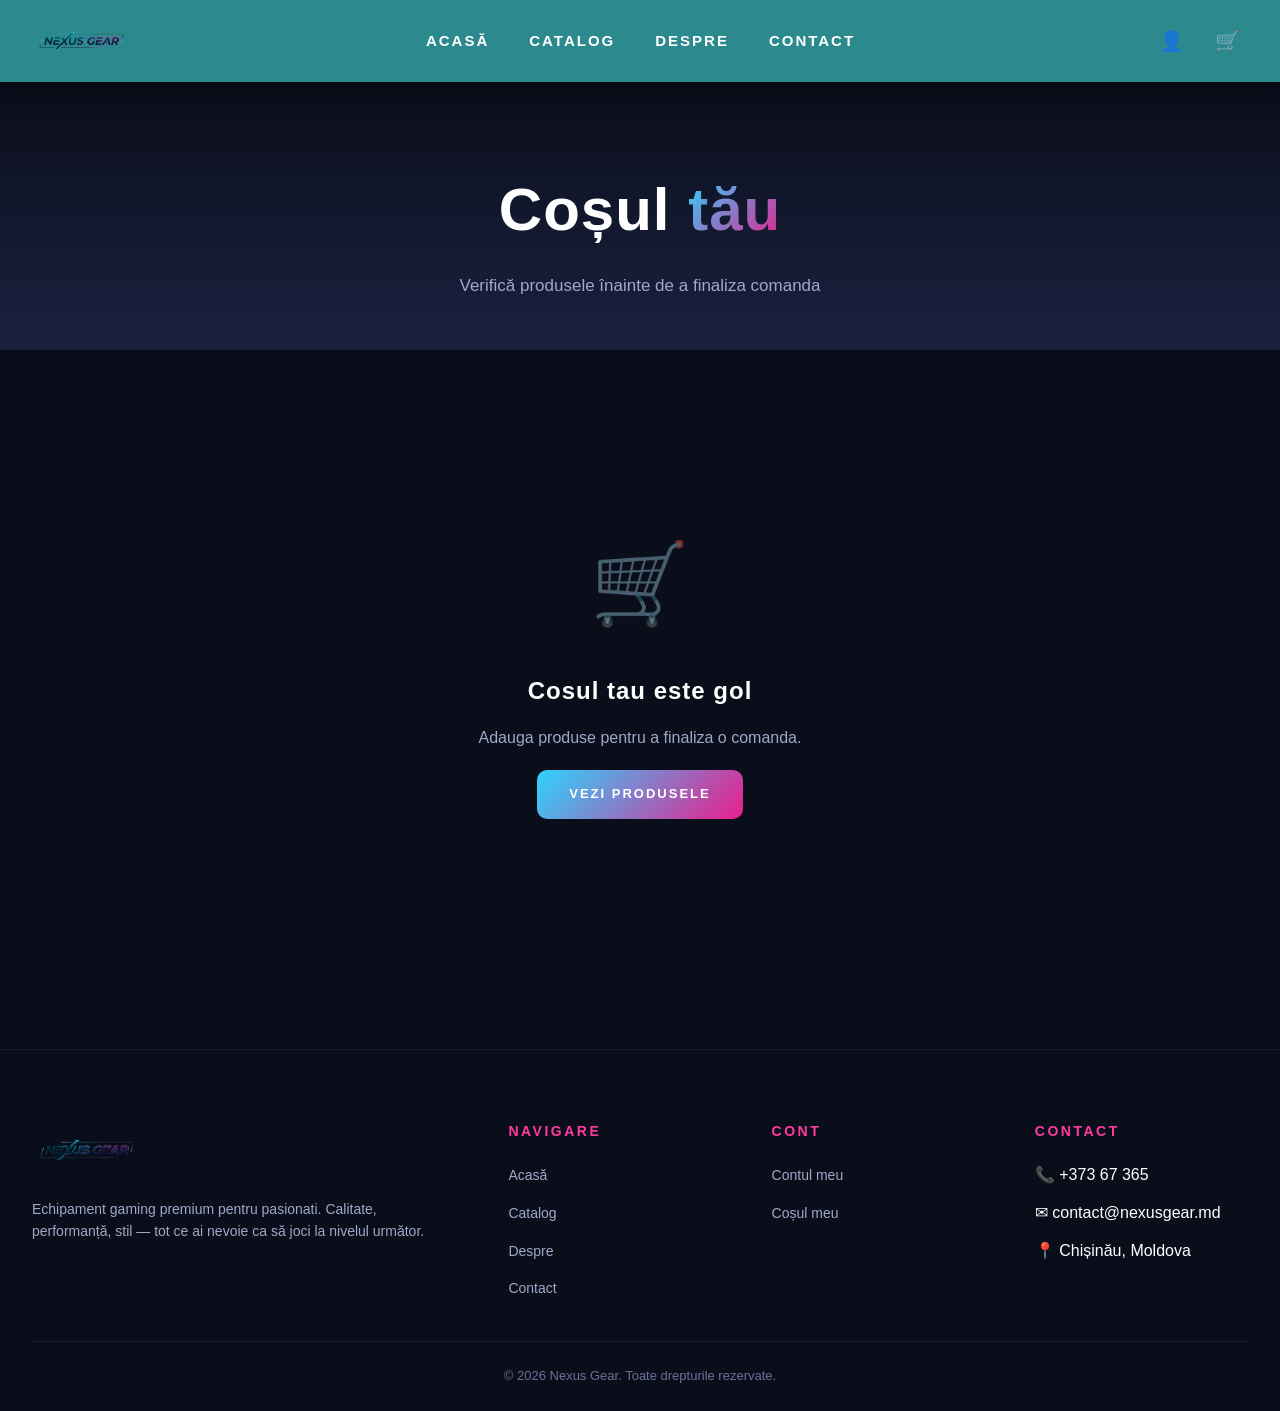
<file: nexus-gear/cos.html>
<!DOCTYPE html>
<html lang="ro">
<head>
<meta charset="UTF-8">
<meta name="viewport" content="width=device-width, initial-scale=1.0">
<title>Coș - Nexus Gear</title>
<meta name="description" content="Coșul tău de cumpărături Nexus Gear.">
<link rel="stylesheet" href="style.css">
<link rel="icon" type="image/png" href="images/ui/logo.png">
</head>
<body>

<header class="header">
  <div class="header-inner">
    <a href="index.html" class="logo-wrap">
      <img src="images/ui/logo.png" alt="Nexus Gear">
    </a>
    <nav class="nav">
        <a href="index.html" class="">Acasă</a>
        <a href="catalog.html" class="">Catalog</a>
        <a href="despre.html" class="">Despre</a>
        <a href="contact.html" class="">Contact</a>
    </nav>
    <div class="header-icons">
      <a href="contul-meu.html" aria-label="Cont">👤</a>
      <a href="cos.html" aria-label="Cos">🛒<span class="cart-count" style="display:none">0</span></a>
      <button class="menu-toggle" aria-label="Meniu">☰</button>
    </div>
  </div>
</header>

<main>

<section class="page-hero">
  <h1>Coșul <span class="grad">tău</span></h1>
  <p>Verifică produsele înainte de a finaliza comanda</p>
</section>
<section style="padding-top:30px">
  <div id="cart-container" class="cart-container"></div>
</section>
</main>

<footer class="footer">
  <div class="footer-inner">
    <div class="footer-brand">
      <img src="images/ui/logo.png" alt="Nexus Gear">
      <p>Echipament gaming premium pentru pasionati. Calitate, performanță, stil — tot ce ai nevoie ca să joci la nivelul următor.</p>
    </div>
    <div>
      <h4>Navigare</h4>
      <ul>
        <li><a href="index.html">Acasă</a></li>
        <li><a href="catalog.html">Catalog</a></li>
        <li><a href="despre.html">Despre</a></li>
        <li><a href="contact.html">Contact</a></li>
      </ul>
    </div>
    <div>
      <h4>Cont</h4>
      <ul>
        <li><a href="contul-meu.html">Contul meu</a></li>
        <li><a href="cos.html">Coșul meu</a></li>
      </ul>
    </div>
    <div>
      <h4>Contact</h4>
      <ul>
        <li>📞 +373 67 365</li>
        <li>✉ contact@nexusgear.md</li>
        <li>📍 Chișinău, Moldova</li>
      </ul>
    </div>
  </div>
  <div class="footer-bottom">
    © 2026 Nexus Gear. Toate drepturile rezervate.
  </div>
</footer>

<script src="products.js"></script>
<script src="script.js"></script>
</body>
</html>
</file>
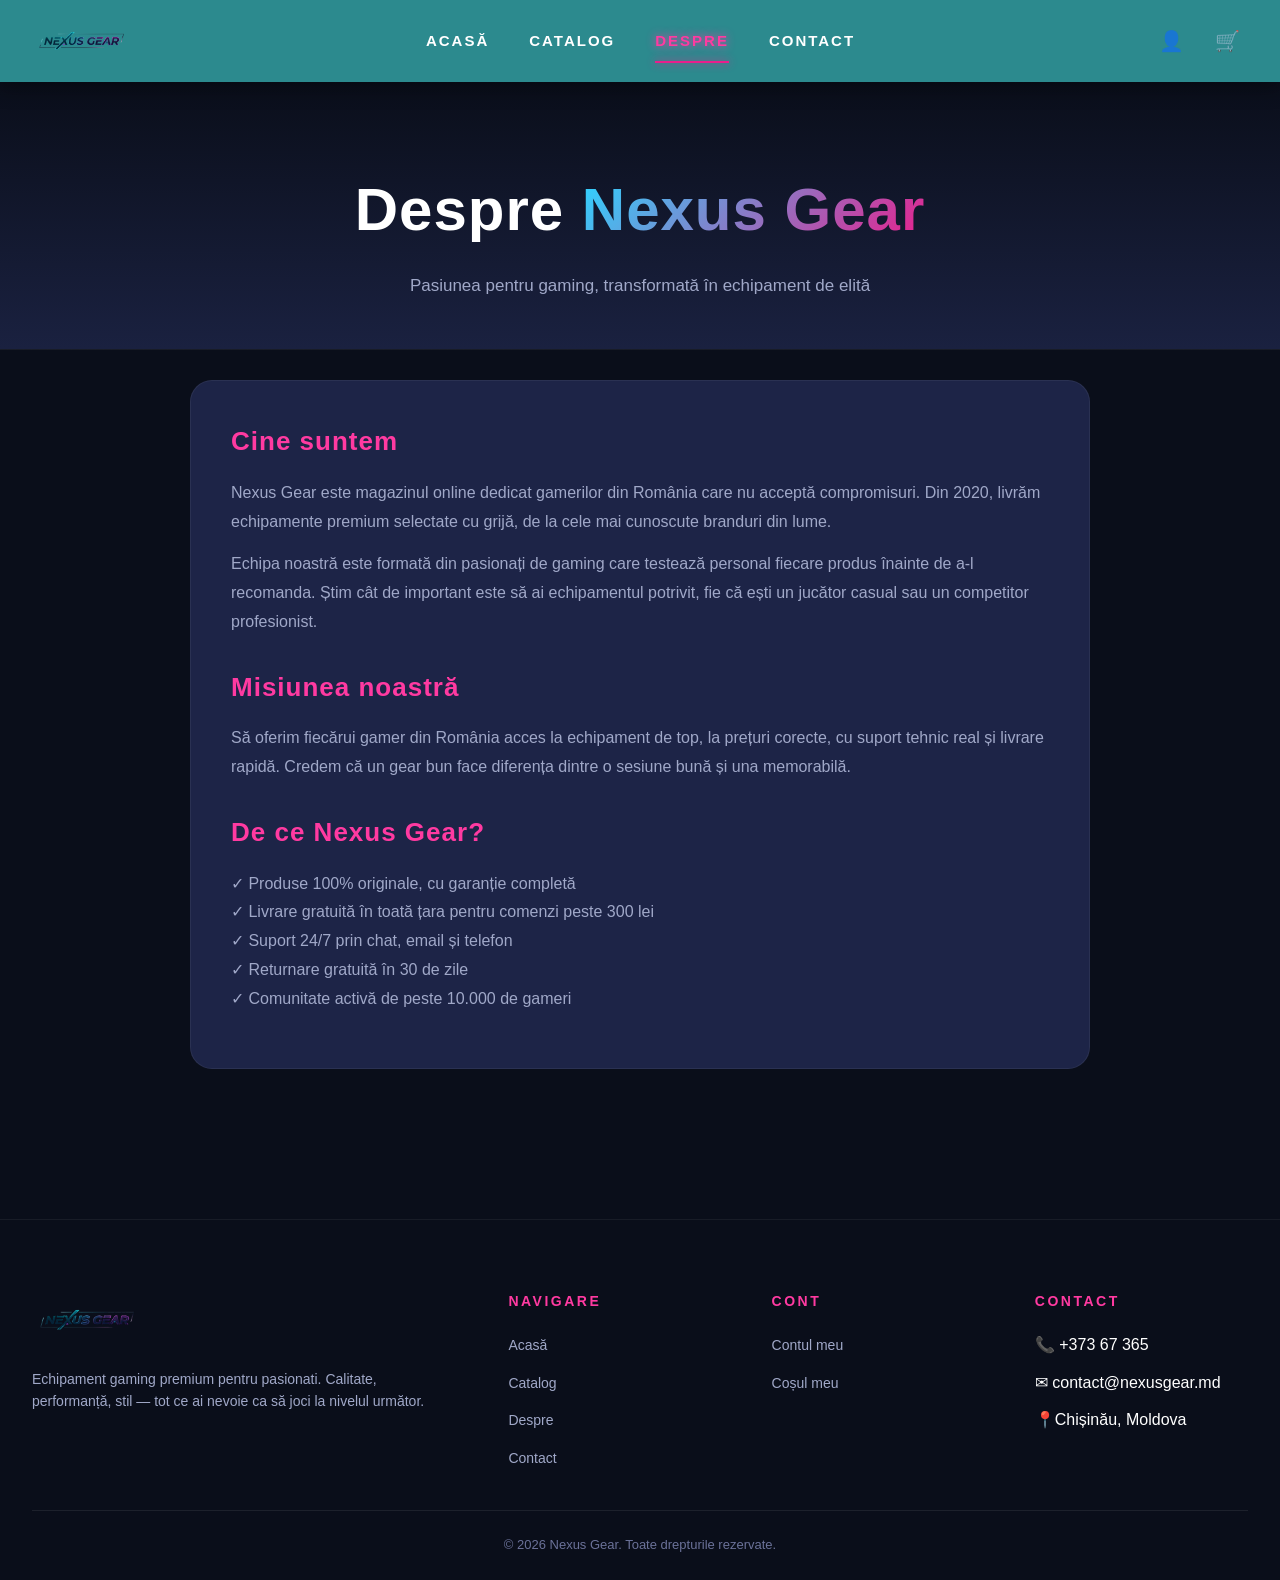
<file: nexus-gear/despre.html>
<!DOCTYPE html>
<html lang="ro">
<head>
<meta charset="UTF-8">
<meta name="viewport" content="width=device-width, initial-scale=1.0">
<title>Despre noi - Nexus Gear</title>
<meta name="description" content="Află povestea Nexus Gear, magazinul de echipament gaming pentru pasionați.">
<link rel="stylesheet" href="style.css">
<link rel="icon" type="image/png" href="images/ui/logo.png">
</head>
<body>

<header class="header">
  <div class="header-inner">
    <a href="index.html" class="logo-wrap">
      <img src="images/ui/logo.png" alt="Nexus Gear">
    </a>
    <nav class="nav">
        <a href="index.html" class="">Acasă</a>
        <a href="catalog.html" class="">Catalog</a>
        <a href="despre.html" class="active">Despre</a>
        <a href="contact.html" class="">Contact</a>
    </nav>
    <div class="header-icons">
      <a href="contul-meu.html" aria-label="Cont">👤</a>
      <a href="cos.html" aria-label="Cos">🛒<span class="cart-count" style="display:none">0</span></a>
      <button class="menu-toggle" aria-label="Meniu">☰</button>
    </div>
  </div>
</header>

<main>

<section class="page-hero">
  <h1>Despre <span class="grad">Nexus Gear</span></h1>
  <p>Pasiunea pentru gaming, transformată în echipament de elită</p>
</section>
<section style="padding-top:30px">
  <div class="about-box">
    <h2>Cine suntem</h2>
    <p>Nexus Gear este magazinul online dedicat gamerilor din România care nu acceptă compromisuri. Din 2020, livrăm echipamente premium selectate cu grijă, de la cele mai cunoscute branduri din lume.</p>
    <p>Echipa noastră este formată din pasionați de gaming care testează personal fiecare produs înainte de a-l recomanda. Știm cât de important este să ai echipamentul potrivit, fie că ești un jucător casual sau un competitor profesionist.</p>

    <h2>Misiunea noastră</h2>
    <p>Să oferim fiecărui gamer din România acces la echipament de top, la prețuri corecte, cu suport tehnic real și livrare rapidă. Credem că un gear bun face diferența dintre o sesiune bună și una memorabilă.</p>

    <h2>De ce Nexus Gear?</h2>
    <p>✓ Produse 100% originale, cu garanție completă<br>
       ✓ Livrare gratuită în toată țara pentru comenzi peste 300 lei<br>
       ✓ Suport 24/7 prin chat, email și telefon<br>
       ✓ Returnare gratuită în 30 de zile<br>
       ✓ Comunitate activă de peste 10.000 de gameri</p>
  </div>
</section>
</main>

<footer class="footer">
  <div class="footer-inner">
    <div class="footer-brand">
      <img src="images/ui/logo.png" alt="Nexus Gear">
      <p>Echipament gaming premium pentru pasionati. Calitate, performanță, stil — tot ce ai nevoie ca să joci la nivelul următor.</p>
    </div>
    <div>
      <h4>Navigare</h4>
      <ul>
        <li><a href="index.html">Acasă</a></li>
        <li><a href="catalog.html">Catalog</a></li>
        <li><a href="despre.html">Despre</a></li>
        <li><a href="contact.html">Contact</a></li>
      </ul>
    </div>
    <div>
      <h4>Cont</h4>
      <ul>
        <li><a href="contul-meu.html">Contul meu</a></li>
        <li><a href="cos.html">Coșul meu</a></li>
      </ul>
    </div>
    <div>
      <h4>Contact</h4>
      <ul>
        <li>📞 +373 67 365</li>
        <li>✉ contact@nexusgear.md</li>
        <li>📍Chișinău, Moldova</li>
      </ul>
    </div>
  </div>
  <div class="footer-bottom">
    © 2026 Nexus Gear. Toate drepturile rezervate.
  </div>
</footer>

<script src="products.js"></script>
<script src="script.js"></script>
</body>
</html>
</file>
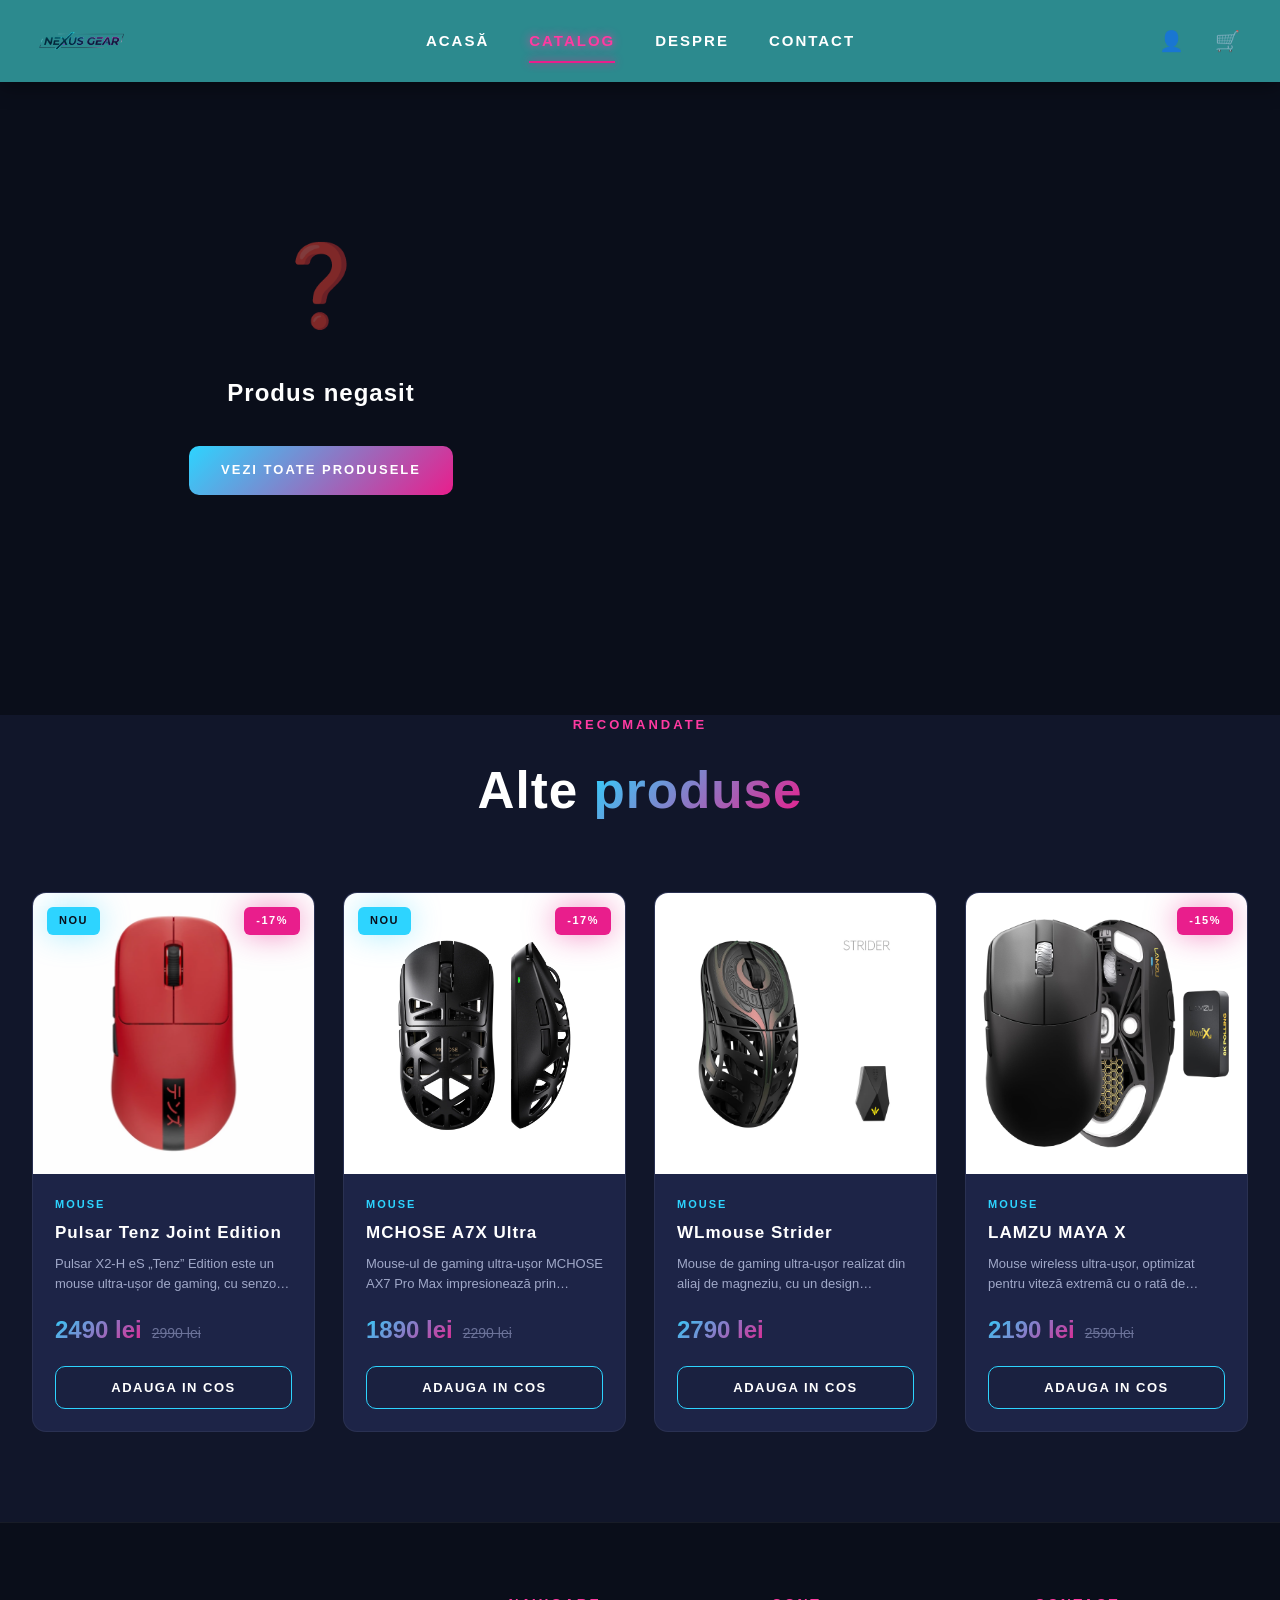
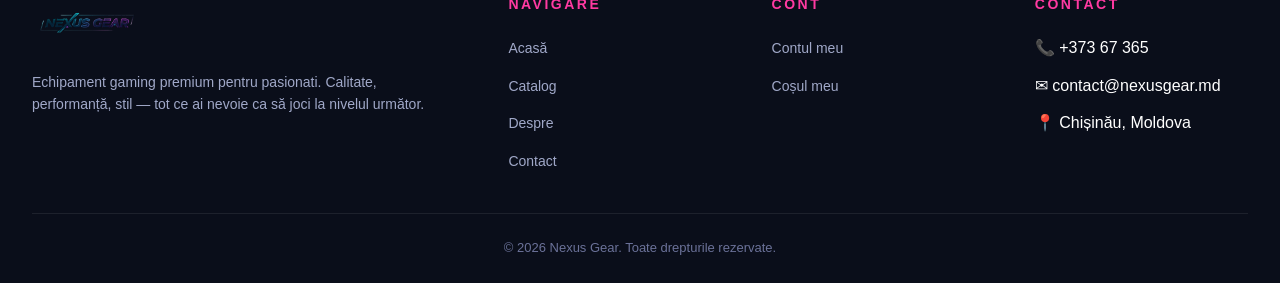
<file: nexus-gear/produs.html>
<!DOCTYPE html>
<html lang="ro">
<head>
<meta charset="UTF-8">
<meta name="viewport" content="width=device-width, initial-scale=1.0">
<title>Produs - Nexus Gear</title>
<meta name="description" content="Detalii produs Nexus Gear.">
<link rel="stylesheet" href="style.css">
<link rel="icon" type="image/png" href="images/ui/logo.png">
</head>
<body>

<header class="header">
  <div class="header-inner">
    <a href="index.html" class="logo-wrap">
      <img src="images/ui/logo.png" alt="Nexus Gear">
    </a>
    <nav class="nav">
        <a href="index.html" class="">Acasă</a>
        <a href="catalog.html" class="active">Catalog</a>
        <a href="despre.html" class="">Despre</a>
        <a href="contact.html" class="">Contact</a>
    </nav>
    <div class="header-icons">
      <a href="contul-meu.html" aria-label="Cont">👤</a>
      <a href="cos.html" aria-label="Cos">🛒<span class="cart-count" style="display:none">0</span></a>
      <button class="menu-toggle" aria-label="Meniu">☰</button>
    </div>
  </div>
</header>

<main>

<div id="product-detail" class="product-detail"></div>
<section class="detail-section">
  <div id="product-description"></div>
</section>
<section class="products-section" style="padding-top:0">
  <div class="container">
    <div class="section-head">
      <div class="section-eyebrow">Recomandate</div>
      <h2 class="section-title">Alte <span class="grad">produse</span></h2>
    </div>
    <div id="products-grid" class="products-grid"></div>
  </div>
</section>
<script>
  document.addEventListener('DOMContentLoaded', () => {
    const params = new URLSearchParams(window.location.search);
    const id = parseInt(params.get('id'));
    const others = PRODUSE.filter(p => p.id !== id).slice(0,4);
    document.getElementById('products-grid').innerHTML = others.map(renderProductCard).join('');
  });
</script>
</main>

<footer class="footer">
  <div class="footer-inner">
    <div class="footer-brand">
      <img src="images/ui/logo.png" alt="Nexus Gear">
      <p>Echipament gaming premium pentru pasionati. Calitate, performanță, stil — tot ce ai nevoie ca să joci la nivelul următor.</p>
    </div>
    <div>
      <h4>Navigare</h4>
      <ul>
        <li><a href="index.html">Acasă</a></li>
        <li><a href="catalog.html">Catalog</a></li>
        <li><a href="despre.html">Despre</a></li>
        <li><a href="contact.html">Contact</a></li>
      </ul>
    </div>
    <div>
      <h4>Cont</h4>
      <ul>
        <li><a href="contul-meu.html">Contul meu</a></li>
        <li><a href="cos.html">Coșul meu</a></li>
      </ul>
    </div>
    <div>
      <h4>Contact</h4>
      <ul>
        <li>📞 +373 67 365</li>
        <li>✉ contact@nexusgear.md</li>
        <li>📍 Chișinău, Moldova</li>
      </ul>
    </div>
  </div>
  <div class="footer-bottom">
    © 2026 Nexus Gear. Toate drepturile rezervate.
  </div>
</footer>

<script src="products.js"></script>
<script src="script.js"></script>
</body>
</html>
</file>
<file: nexus-gear/style.css>
/* ============================================================
   NEXUS GEAR - DESIGN SYSTEM (Dark Gaming)
   ============================================================ */

:root{
  /* Paleta principala */
  --bg-darkest: #0a0e1a;
  --bg-dark: #11162a;
  --bg-medium: #1a2140;
  --bg-card: #1d2447;
  --bg-card-hover: #252d54;

  /* Teal pentru header (ca in poza utilizator) */
  --teal: #2c8a8e;
  --teal-dark: #1f6669;

  /* Accente neon */
  --magenta: #e91e8c;
  --magenta-glow: #ff3aa1;
  --cyan: #2dd4ff;
  --cyan-glow: #5fe1ff;
  --purple: #9d4dff;

  /* Text */
  --text: #ffffff;
  --text-muted: #a0a8c8;
  --text-dim: #6b7299;

  /* Gradient */
  --grad-primary: linear-gradient(135deg, var(--cyan), var(--magenta));
  --grad-accent: linear-gradient(135deg, var(--magenta), var(--purple));
  --grad-bg: linear-gradient(180deg, #0a0e1a 0%, #1a2140 100%);

  /* Shadows */
  --shadow-card: 0 10px 30px rgba(0,0,0,0.4);
  --shadow-glow-magenta: 0 0 30px rgba(233,30,140,0.5);
  --shadow-glow-cyan: 0 0 30px rgba(45,212,255,0.4);

  --radius: 14px;
  --radius-lg: 22px;
}

*{margin:0;padding:0;box-sizing:border-box}
html{scroll-behavior:smooth}
body{
  font-family: 'Rajdhani', 'Segoe UI', sans-serif;
  background: var(--bg-darkest);
  color: var(--text);
  line-height:1.6;
  min-height:100vh;
  overflow-x:hidden;
}
@import url('https://fonts.googleapis.com/css2?family=Rajdhani:wght@400;500;600;700&family=Orbitron:wght@600;800;900&display=swap');
body{font-family: 'Rajdhani', sans-serif}
h1,h2,h3,h4,.font-display{font-family:'Orbitron', sans-serif;letter-spacing:1px}

a{color:inherit;text-decoration:none;transition:color .2s}
img{max-width:100%;display:block}
button{font-family:inherit;cursor:pointer;border:none;background:none;color:inherit}

/* ===== HEADER ===== */
.header{
  background: var(--teal);
  padding: 14px 0;
  position: sticky;
  top:0; z-index:100;
  box-shadow: 0 4px 20px rgba(0,0,0,0.4);
}
.header-inner{
  max-width:1400px; margin:0 auto;
  display:flex; align-items:center; gap:30px;
  padding: 0 32px;
}
.logo-wrap{display:flex;align-items:center;flex-shrink:0}
.logo-wrap img{height:54px;width:auto}

.nav{
  display:flex; gap: 40px;
  margin: 0 auto;
}
.nav a{
  color:white; font-weight:700;
  font-family:'Orbitron', sans-serif;
  font-size:15px; letter-spacing:2px;
  text-transform:uppercase;
  position:relative;
  padding: 6px 0;
}
.nav a:hover, .nav a.active{
  color: var(--magenta-glow);
  text-shadow: 0 0 10px var(--magenta-glow);
}
.nav a.active::after{
  content:''; position:absolute;
  bottom:-4px; left:0; right:0; height:2px;
  background: var(--magenta);
  box-shadow: 0 0 8px var(--magenta);
}

.header-icons{display:flex;gap:14px;align-items:center}
.header-icons a{
  width:42px;height:42px;
  display:flex;align-items:center;justify-content:center;
  color: white; font-size:20px;
  border-radius:10px;
  position:relative;
  transition: all .2s;
}
.header-icons a:hover{
  color: var(--magenta-glow);
  background: rgba(255,255,255,0.1);
  transform:translateY(-2px);
}
.cart-count{
  position:absolute; top:-2px; right:-2px;
  background: var(--magenta); color:white;
  font-size:11px; font-weight:bold;
  width:20px;height:20px; border-radius:50%;
  display:flex;align-items:center;justify-content:center;
  box-shadow: var(--shadow-glow-magenta);
}

.menu-toggle{display:none;color:white;font-size:28px;background:none;border:none}

/* ===== HERO ===== */
.hero{
  min-height: 90vh;
  background: var(--bg-darkest) url('images/ui/hero-bg.jpg') center/cover no-repeat;
  position:relative;
  display:flex; align-items:center;
  overflow:hidden;
}
.hero::before{
  content:''; position:absolute; inset:0;
  background: linear-gradient(135deg, rgba(10,14,26,0.85) 0%, rgba(26,33,64,0.6) 50%, rgba(10,14,26,0.4) 100%);
}
.hero-inner{
  max-width:1400px; margin:0 auto;
  padding: 80px 32px;
  position:relative; z-index:2;
  width:100%;
}
.hero-content{max-width:680px}
.hero-badge{
  display:inline-flex; align-items:center; gap:8px;
  padding: 8px 18px;
  border: 1.5px solid var(--magenta);
  border-radius: 30px;
  color: var(--magenta-glow);
  font-weight:600; font-size:13px;
  text-transform:uppercase; letter-spacing:2px;
  margin-bottom:30px;
  background: rgba(233,30,140,0.08);
  backdrop-filter: blur(10px);
}
.hero h1{
  font-size: clamp(40px, 6vw, 76px);
  line-height:1.05;
  margin-bottom:24px;
  font-weight:900;
}
.hero h1 .grad{
  background: var(--grad-primary);
  -webkit-background-clip:text;
  background-clip:text;
  color:transparent;
}
.hero p{
  font-size:18px; color: var(--text-muted);
  margin-bottom:36px; max-width:520px;
}
.hero-cta{
  display:flex; gap:18px; flex-wrap:wrap;
  margin-bottom: 50px;
}
.btn{
  display:inline-flex; align-items:center; gap:10px;
  padding: 16px 32px;
  border-radius: 10px;
  font-family:'Orbitron', sans-serif;
  font-weight:700; font-size:14px;
  letter-spacing:2px; text-transform:uppercase;
  cursor:pointer;
  transition: all .25s;
  border: 2px solid transparent;
}
.btn-primary{
  background: var(--grad-primary);
  color:white;
  box-shadow: 0 8px 24px rgba(233,30,140,0.4);
}
.btn-primary:hover{
  transform:translateY(-3px);
  box-shadow: 0 14px 34px rgba(233,30,140,0.6);
}
.btn-outline{
  border-color: white;
  color: white;
}
.btn-outline:hover{
  background: white; color: var(--bg-dark);
  transform:translateY(-3px);
}
.btn-secondary{
  background: var(--bg-card);
  color: var(--cyan);
  border-color: var(--cyan);
}
.btn-secondary:hover{
  background: var(--cyan);
  color: var(--bg-darkest);
  box-shadow: var(--shadow-glow-cyan);
}

.hero-stats{
  display:flex; gap:40px;
  padding-top:30px;
  border-top: 1px solid rgba(255,255,255,0.1);
  max-width:520px;
}
.stat-num{
  font-family:'Orbitron', sans-serif;
  font-size:32px; font-weight:900;
  color: var(--magenta-glow);
  text-shadow: 0 0 12px rgba(233,30,140,0.5);
}
.stat-label{
  font-size:13px; color: var(--text-muted);
  text-transform:uppercase; letter-spacing:1px;
}

/* ===== SECTIONS ===== */
section{padding: 90px 32px}
.container{max-width:1400px;margin:0 auto}
.section-head{text-align:center; margin-bottom:60px}
.section-eyebrow{
  color: var(--magenta-glow);
  font-size:13px; font-weight:700;
  letter-spacing:3px; text-transform:uppercase;
  margin-bottom:14px;
}
.section-title{
  font-size:clamp(32px, 4vw, 52px);
  font-weight:800; margin-bottom:14px;
}
.section-title .grad{
  background: var(--grad-primary);
  -webkit-background-clip:text;
  background-clip:text;
  color:transparent;
}
.section-subtitle{
  color: var(--text-muted);
  font-size:17px;
  max-width:600px; margin:0 auto;
}

/* ===== FEATURES (livrare etc) ===== */
.features{
  background: var(--bg-dark);
  padding: 60px 32px;
}
.features-grid{
  max-width:1400px; margin:0 auto;
  display:grid;
  grid-template-columns: repeat(auto-fit, minmax(220px, 1fr));
  gap:24px;
}
.feature{
  display:flex; gap:18px; align-items:flex-start;
  padding: 24px;
  background: var(--bg-card);
  border-radius: var(--radius);
  border: 1px solid rgba(255,255,255,0.05);
  transition: all .25s;
}
.feature:hover{
  transform:translateY(-4px);
  border-color: var(--magenta);
  box-shadow: var(--shadow-glow-magenta);
}
.feature-ico{
  width:54px;height:54px;
  background: var(--grad-primary);
  border-radius:12px;
  display:flex;align-items:center;justify-content:center;
  font-size:26px; flex-shrink:0;
}
.feature h4{font-size:15px;text-transform:uppercase;margin-bottom:6px;letter-spacing:1.5px}
.feature p{font-size:13px;color:var(--text-muted);line-height:1.5}

/* ===== CATEGORII (cards mari) ===== */
.cat-section{background: var(--bg-darkest)}
.cat-grid{
  display:grid;
  grid-template-columns: repeat(auto-fit, minmax(180px, 1fr));
  gap:22px;
}
.cat-card{
  background: var(--bg-card);
  border-radius: var(--radius-lg);
  padding: 36px 20px;
  text-align:center;
  border: 1px solid rgba(255,255,255,0.06);
  transition: all .3s;
  cursor:pointer;
  position:relative;
  overflow:hidden;
}
.cat-card::before{
  content:''; position:absolute; inset:0;
  background: var(--grad-primary);
  opacity:0; transition:opacity .3s;
  z-index:0;
}
.cat-card:hover{
  transform: translateY(-6px);
  border-color: transparent;
  box-shadow: 0 14px 40px rgba(233,30,140,0.3);
}
.cat-card:hover::before{opacity:0.12}
.cat-card > *{position:relative;z-index:1}
.cat-ico{
  width:74px;height:74px;
  margin: 0 auto 18px;
  background: var(--bg-medium);
  border-radius:50%;
  display:flex;align-items:center;justify-content:center;
  font-size:36px;
  border: 2px solid rgba(255,255,255,0.06);
  transition: all .3s;
}
.cat-card:hover .cat-ico{
  background: var(--grad-primary);
  border-color: transparent;
  transform:scale(1.08);
}
.cat-card h3{
  font-size:14px; letter-spacing:2px;
  text-transform:uppercase;
  color: var(--text);
}

/* ===== PRODUSE GRID ===== */
.products-section{background: var(--bg-dark)}
.products-grid{
  display:grid;
  grid-template-columns: repeat(auto-fill, minmax(260px, 1fr));
  gap:28px;
}
.product-card{
  background: var(--bg-card);
  border-radius: var(--radius);
  overflow:hidden;
  border: 1px solid rgba(255,255,255,0.06);
  transition: all .3s;
  position:relative;
  display:flex; flex-direction:column;
}
.product-card:hover{
  transform: translateY(-6px);
  border-color: var(--magenta);
  box-shadow: 0 16px 40px rgba(0,0,0,0.5), var(--shadow-glow-magenta);
}
.product-card .img-wrap{
  background: #0d0f1a;
  aspect-ratio: 1;
  overflow:hidden;
  cursor:pointer;
  position:relative;
}
.product-card .img-wrap img{
  width:100%; height:100%;
  object-fit: cover;
  display:block;
  transition: transform .35s;
}
.product-card:hover .img-wrap img{transform:scale(1.08)}

.badge{
  position:absolute; top:14px; left:14px;
  padding: 5px 12px;
  border-radius:6px;
  font-size: 11px; font-weight:700;
  text-transform:uppercase; letter-spacing:1.5px;
  z-index:2;
  font-family:'Orbitron', sans-serif;
}
.badge.nou{background:var(--cyan);color:var(--bg-darkest);box-shadow:var(--shadow-glow-cyan)}
.badge.discount{background:var(--magenta);color:white;left:auto;right:14px;box-shadow:var(--shadow-glow-magenta)}

.product-info{padding:22px;flex:1;display:flex;flex-direction:column}
.product-info .cat{
  font-size:11px; text-transform:uppercase;
  color: var(--cyan); letter-spacing:2px;
  font-weight:700; margin-bottom:8px;
}
.product-info h3{
  font-size:17px; color: var(--text);
  margin-bottom:10px; line-height:1.3;
  font-family:'Rajdhani',sans-serif; font-weight:700;
  cursor:pointer;
}
.product-info h3:hover{color:var(--magenta-glow)}
.product-info .desc{
  font-size:13px; color: var(--text-muted);
  margin-bottom:16px; flex:1;
  display:-webkit-box; -webkit-line-clamp:2;
  -webkit-box-orient:vertical; overflow:hidden;
}
.price-row{display:flex;align-items:baseline;gap:10px;margin-bottom:16px}
.price{
  font-size:24px; font-weight:800;
  background: var(--grad-primary);
  -webkit-background-clip:text;
  background-clip:text;
  color:transparent;
  font-family:'Orbitron',sans-serif;
}
.price-old{
  font-size:14px;color:var(--text-dim);
  text-decoration:line-through;
}
.btn-add{
  width:100%;
  background: var(--bg-medium);
  color:white;
  padding:13px;
  border-radius:10px;
  font-weight:700; font-size:13px;
  letter-spacing:1.5px; text-transform:uppercase;
  border: 1px solid var(--cyan);
  transition: all .2s;
  font-family:'Orbitron',sans-serif;
}
.btn-add:hover{
  background: var(--grad-primary);
  border-color:transparent;
  transform:translateY(-1px);
}
.btn-add.added{background:#2d8f4a;border-color:#2d8f4a}

/* ===== OFERTA BANNER ===== */
.offer{
  background: linear-gradient(135deg, var(--bg-card) 0%, var(--bg-medium) 100%);
  border-radius: var(--radius-lg);
  padding: 50px;
  display:grid;
  grid-template-columns: 1fr 280px;
  align-items:center; gap:40px;
  position:relative; overflow:hidden;
  border: 1px solid rgba(255,255,255,0.05);
}
.offer-eyebrow{
  display:inline-flex; align-items:center; gap:6px;
  background: rgba(233,30,140,0.15);
  color: var(--magenta-glow);
  padding: 6px 14px; border-radius: 20px;
  font-size:13px; font-weight:700;
  text-transform:uppercase; letter-spacing:1.5px;
  margin-bottom:18px;
}
.offer h2{
  font-size:clamp(28px,4vw,46px);
  margin-bottom:14px; line-height:1.1;
}
.offer h2 .pct{
  background: var(--grad-accent);
  -webkit-background-clip:text;
  background-clip:text;
  color:transparent;
}
.offer p{color:var(--text-muted);margin-bottom:24px;max-width:520px}
.offer-circle{
  width:240px; height:240px;
  border-radius:50%;
  background: radial-gradient(circle at 30% 30%, var(--magenta), var(--purple));
  display:flex; align-items:center; justify-content:center;
  font-family:'Orbitron',sans-serif;
  font-size:54px; font-weight:900; color:white;
  box-shadow: 0 0 60px rgba(233,30,140,0.5);
  margin: 0 auto;
  animation: pulse 3s ease-in-out infinite;
}
@keyframes pulse{
  0%,100%{transform:scale(1);box-shadow:0 0 60px rgba(233,30,140,0.5)}
  50%{transform:scale(1.04);box-shadow:0 0 80px rgba(233,30,140,0.7)}
}

/* ===== TESTIMONIALE ===== */
.testimonials-section{background:var(--bg-darkest)}
.testimonials{
  display:grid;
  grid-template-columns: repeat(auto-fit, minmax(300px, 1fr));
  gap:28px;
}
.testimonial{
  background: var(--bg-card);
  padding: 30px;
  border-radius: var(--radius);
  border: 1px solid rgba(255,255,255,0.06);
  transition: all .25s;
}
.testimonial:hover{transform:translateY(-4px);border-color:var(--cyan)}
.stars{color:#fbbf24;margin-bottom:14px;font-size:18px}
.testimonial .quote{
  color: var(--text-muted);
  font-style:italic;
  font-size:15px; line-height:1.7;
  margin-bottom:22px;
  padding-bottom:22px;
  border-bottom: 1px solid rgba(255,255,255,0.08);
}
.author{display:flex;align-items:center;gap:14px}
.avatar{
  width:46px;height:46px;border-radius:50%;
  background: var(--grad-primary);
  display:flex;align-items:center;justify-content:center;
  font-weight:800; font-size:18px;
  font-family:'Orbitron',sans-serif;
}
.author-info strong{display:block;color:var(--text)}
.author-info span{font-size:12px;color:var(--text-dim)}

/* ===== NEWSLETTER ===== */
.newsletter{
  background: var(--teal);
  border-radius: var(--radius-lg);
  padding: 50px;
  display:grid;
  grid-template-columns: 1fr 1fr;
  gap:40px; align-items:center;
}
.newsletter h2{font-size:32px;margin-bottom:10px}
.newsletter p{color:rgba(255,255,255,0.85)}
.newsletter-form{
  display:flex; gap:0;
  background:white; border-radius:30px;
  padding:6px; overflow:hidden;
}
.newsletter-form input{
  flex:1; padding:14px 22px;
  border:none; outline:none;
  background:transparent; font-size:15px;
  color:#333; font-family:inherit;
}
.newsletter-form button{
  background: var(--magenta);
  color:white; padding: 12px 28px;
  border-radius:24px;
  font-family:'Orbitron',sans-serif;
  font-weight:700; font-size:13px;
  letter-spacing:1.5px;
  transition: all .2s;
}
.newsletter-form button:hover{
  background: var(--magenta-glow);
  box-shadow: var(--shadow-glow-magenta);
}

/* ===== FOOTER ===== */
.footer{
  background: var(--bg-darkest);
  padding: 70px 32px 24px;
  border-top: 1px solid rgba(255,255,255,0.06);
}
.footer-inner{
  max-width:1400px; margin:0 auto;
  display:grid;
  grid-template-columns: 2fr 1fr 1fr 1fr;
  gap:50px;
}
.footer h4{
  color: var(--magenta-glow);
  font-size:14px;
  text-transform:uppercase; letter-spacing:2.5px;
  margin-bottom:20px;
}
.footer ul{list-style:none;display:flex;flex-direction:column;gap:12px}
.footer a, .footer p{color:var(--text-muted);font-size:14px;transition:color .2s}
.footer a:hover{color:var(--magenta-glow)}
.footer-brand img{height:60px;margin-bottom:18px}
.footer-bottom{
  max-width:1400px;margin: 40px auto 0;
  padding-top:24px; border-top:1px solid rgba(255,255,255,0.08);
  text-align:center; font-size:13px; color: var(--text-dim);
}

/* ===== TOAST ===== */
.toast{
  position:fixed; bottom:30px; right:30px;
  background: var(--bg-card);
  color:white; padding: 14px 22px;
  border-radius:10px;
  border: 1px solid var(--magenta);
  box-shadow: var(--shadow-glow-magenta);
  transform: translateY(100px); opacity:0;
  transition: all .3s;
  z-index:1000;
  font-weight:600;
}
.toast.show{transform:translateY(0);opacity:1}

/* ===== PAGE HEADER (subpages) ===== */
.page-hero{
  background: var(--grad-bg);
  padding: 80px 32px 50px;
  text-align:center;
  border-bottom: 1px solid rgba(255,255,255,0.06);
}
.page-hero h1{
  font-size:clamp(36px,5vw,60px);
  margin-bottom:14px;
}
.page-hero h1 .grad{
  background: var(--grad-primary);
  -webkit-background-clip:text;
  background-clip:text;color:transparent;
}
.page-hero p{color:var(--text-muted);font-size:17px}

/* ===== PRODUCT DETAIL PAGE ===== */
.product-detail{
  max-width:1400px; margin:0 auto;
  padding: 60px 32px;
  display:grid;
  grid-template-columns: 1fr 1fr;
  gap:60px;
}
.detail-img{
  background: #0d0f1a;
  border-radius: var(--radius-lg);
  overflow:hidden;
  position:sticky; top:100px;
  height: 560px;
  border: 1px solid rgba(255,255,255,0.06);
}
.detail-img img{
  width:100%; height:100%;
  object-fit: cover;
  display:block;
}
.detail-info .breadcrumb{
  font-size:13px; color:var(--text-dim);
  text-transform:uppercase; letter-spacing:2px;
  margin-bottom:14px;
}
.detail-info .breadcrumb a:hover{color:var(--magenta-glow)}
.detail-info h1{
  font-size:38px; margin-bottom:18px;
  font-family:'Rajdhani',sans-serif;
  font-weight:700;
}
.detail-cat{
  display:inline-block;
  color: var(--cyan); font-size:12px;
  letter-spacing:2px; text-transform:uppercase;
  font-weight:700; margin-bottom:10px;
}
.detail-price{
  display:flex; align-items:baseline; gap:14px;
  margin: 24px 0;
  padding: 24px 0;
  border-top: 1px solid rgba(255,255,255,0.08);
  border-bottom: 1px solid rgba(255,255,255,0.08);
}
.detail-price .price{font-size:42px}
.detail-price .price-old{font-size:18px}
.detail-desc{
  color: var(--text-muted);
  font-size:16px;
  margin-bottom:24px;
}
.detail-actions{display:flex;gap:14px;margin-bottom:36px}
.btn-buy{
  flex:1;
  background: var(--grad-primary);
  color:white;
  padding: 16px 28px;
  border-radius:10px;
  font-family:'Orbitron',sans-serif;
  font-weight:700; font-size:14px;
  letter-spacing:2px; text-transform:uppercase;
  transition: all .25s;
  box-shadow: 0 8px 24px rgba(233,30,140,0.4);
}
.btn-buy:hover{transform:translateY(-2px);box-shadow:0 14px 34px rgba(233,30,140,0.6)}
.btn-buy.added{background:#2d8f4a;box-shadow:none}

.specs-table{
  background: var(--bg-card);
  border-radius: var(--radius);
  padding: 24px 28px;
  border: 1px solid rgba(255,255,255,0.06);
}
.specs-table h3{
  font-size:18px; margin-bottom:18px;
  color:var(--magenta-glow);
  text-transform:uppercase; letter-spacing:2px;
}
.specs-table dl{display:grid;grid-template-columns:auto 1fr;gap:12px 24px}
.specs-table dt{color:var(--text-dim);font-weight:600;font-size:14px}
.specs-table dd{color:var(--text);font-weight:600;font-size:14px;text-align:right}

.detail-section{
  max-width:1400px; margin:0 auto;
  padding: 0 32px 80px;
}
.detail-section h2{
  font-size:28px; margin-bottom:24px;
  padding-bottom:14px;
  border-bottom: 2px solid var(--magenta);
  display:inline-block;
}
.detail-section p{color:var(--text-muted);font-size:16px;line-height:1.8}

/* ===== CART PAGE ===== */
.cart-container{max-width:1100px;margin:0 auto;padding:60px 32px}
.cart-table{background:var(--bg-card);border-radius:var(--radius);overflow:hidden;border:1px solid rgba(255,255,255,0.06)}
.cart-row{
  display:grid;
  grid-template-columns: 90px 2fr 110px 130px 110px 50px;
  align-items:center; gap:16px;
  padding:18px 24px; border-bottom:1px solid rgba(255,255,255,0.06);
}
.cart-row:last-child{border-bottom:none}
.cart-row img{
  width:70px;height:70px;object-fit:contain;
  background:white;border-radius:8px;padding:6px
}
.cart-row strong{color:var(--text)}
.cart-row .qty{display:flex;align-items:center;gap:10px}
.cart-row .qty button{
  width:32px;height:32px;border-radius:6px;
  background:var(--bg-medium); color:var(--cyan);
  font-weight:bold; border:1px solid rgba(255,255,255,0.1);
}
.cart-row .qty button:hover{background:var(--cyan);color:var(--bg-darkest)}
.cart-row .remove{color:var(--magenta);font-size:24px;cursor:pointer;transition:transform .2s}
.cart-row .remove:hover{transform:scale(1.2)}
.cart-summary{
  background:var(--bg-card); padding:28px;
  border-radius:var(--radius); margin-top:24px;
  display:flex; justify-content:space-between; align-items:center;
  border: 1px solid rgba(255,255,255,0.06);
}
.cart-summary .total-label{font-size:14px;color:var(--text-muted);text-transform:uppercase;letter-spacing:2px;margin-bottom:4px}
.cart-summary .total{
  font-size:32px;font-weight:800;
  background:var(--grad-primary);
  -webkit-background-clip:text;background-clip:text;color:transparent;
  font-family:'Orbitron',sans-serif;
}

/* ===== EMPTY ===== */
.empty{
  text-align:center; padding:80px 20px;
  color: var(--text-muted);
}
.empty .ico{font-size:80px;margin-bottom:24px;opacity:0.5}
.empty h2{margin-bottom:14px;color:var(--text)}
.empty a{
  display:inline-block;margin-top:20px;
  background:var(--grad-primary);color:white;
  padding:14px 32px;border-radius:10px;
  font-family:'Orbitron',sans-serif;font-weight:700;
  letter-spacing:2px;text-transform:uppercase;font-size:13px;
}

/* ===== CONTACT ===== */
.contact-grid{
  max-width:1100px; margin: 0 auto 50px;
  padding: 0 32px;
  display:grid;
  grid-template-columns: repeat(auto-fit, minmax(240px,1fr));
  gap:24px;
}
.contact-card{
  background: var(--bg-card);
  padding: 32px; border-radius: var(--radius);
  text-align:center;
  border: 1px solid rgba(255,255,255,0.06);
  transition: all .25s;
}
.contact-card:hover{border-color:var(--magenta);transform:translateY(-4px)}
.contact-card .ico{
  width:60px;height:60px;
  margin: 0 auto 16px;
  background: var(--grad-primary);
  border-radius:50%;
  display:flex;align-items:center;justify-content:center;
  font-size:24px;
}
.contact-card h3{margin-bottom:8px}
.contact-card p{color:var(--text-muted)}

.form-wrap{
  max-width:700px;margin:0 auto;padding:0 32px 80px;
  background: var(--bg-card);
  border-radius: var(--radius-lg);
  padding: 40px;
  border: 1px solid rgba(255,255,255,0.06);
}
.form-wrap h2{margin-bottom:24px;text-align:center}
.contact-form{display:flex;flex-direction:column;gap:16px}
.contact-form input, .contact-form textarea{
  padding:14px 18px;
  background: var(--bg-medium);
  border:1px solid rgba(255,255,255,0.08);
  border-radius:10px; font-size:15px; font-family:inherit;
  color:white; outline:none;
  transition: border-color .2s;
}
.contact-form input::placeholder, .contact-form textarea::placeholder{color:var(--text-dim)}
.contact-form input:focus, .contact-form textarea:focus{border-color: var(--magenta)}
.contact-form textarea{min-height:140px;resize:vertical}
.contact-form button{
  background: var(--grad-primary); color:white;
  padding:15px; border-radius:10px;
  font-family:'Orbitron',sans-serif;
  font-weight:700; font-size:14px;
  letter-spacing:2px; text-transform:uppercase;
  transition: all .25s;
}
.contact-form button:hover{transform:translateY(-2px);box-shadow:var(--shadow-glow-magenta)}

/* ===== ABOUT BOX ===== */
.about-box{
  max-width:900px; margin: 0 auto 60px;
  padding: 40px;
  background: var(--bg-card);
  border-radius: var(--radius-lg);
  border: 1px solid rgba(255,255,255,0.06);
}
.about-box h2{
  font-size:26px; margin: 30px 0 16px;
  color: var(--magenta-glow);
}
.about-box h2:first-child{margin-top:0}
.about-box p{color:var(--text-muted);margin-bottom:14px;line-height:1.8;font-size:16px}

/* ===== RESPONSIVE ===== */
@media (max-width: 900px){
  .header-inner{padding:0 18px;gap:14px}
  .nav{
    display:none;
    position:absolute; top:100%; left:0; right:0;
    background: var(--teal-dark);
    flex-direction:column; gap:0;
    padding: 14px 0;
  }
  .nav.open{display:flex}
  .nav a{padding:14px 24px;width:100%;text-align:center}
  .menu-toggle{display:block}
  .header-icons a{width:38px;height:38px;font-size:18px}
  .logo-wrap img{height:46px}

  .hero{min-height:auto;padding:40px 0}
  .hero p{font-size:16px}
  .hero-stats{gap:24px}
  .stat-num{font-size:24px}

  section{padding:60px 20px}
  .features{padding:40px 20px}

  .offer{grid-template-columns:1fr;padding:36px 24px;text-align:center}
  .offer-circle{width:180px;height:180px;font-size:42px}

  .product-detail{grid-template-columns:1fr;gap:30px;padding:40px 20px}
  .detail-img{position:static;height:380px}
  .detail-info h1{font-size:28px}
  .detail-price .price{font-size:32px}

  .newsletter{grid-template-columns:1fr;padding:36px 24px;text-align:center}
  .newsletter-form{flex-direction:column;background:transparent;padding:0;gap:10px}
  .newsletter-form input{background:white;border-radius:10px;width:100%}
  .newsletter-form button{border-radius:10px;width:100%}

  .footer-inner{grid-template-columns:1fr 1fr;gap:30px}

  .cart-row{
    grid-template-columns: 60px 1fr;gap:10px;padding:14px;
  }
  .cart-row > *:nth-child(n+3){grid-column:2}
  .cart-summary{flex-direction:column;gap:18px;text-align:center}
}
@media (max-width: 500px){
  .footer-inner{grid-template-columns:1fr}
  .products-grid{grid-template-columns:repeat(2,1fr);gap:14px}
  .product-info{padding:14px}
  .product-info h3{font-size:14px}
  .price{font-size:18px}
  .btn-add{padding:10px;font-size:11px}
  .cat-grid{grid-template-columns:repeat(2,1fr)}
}
</file>
